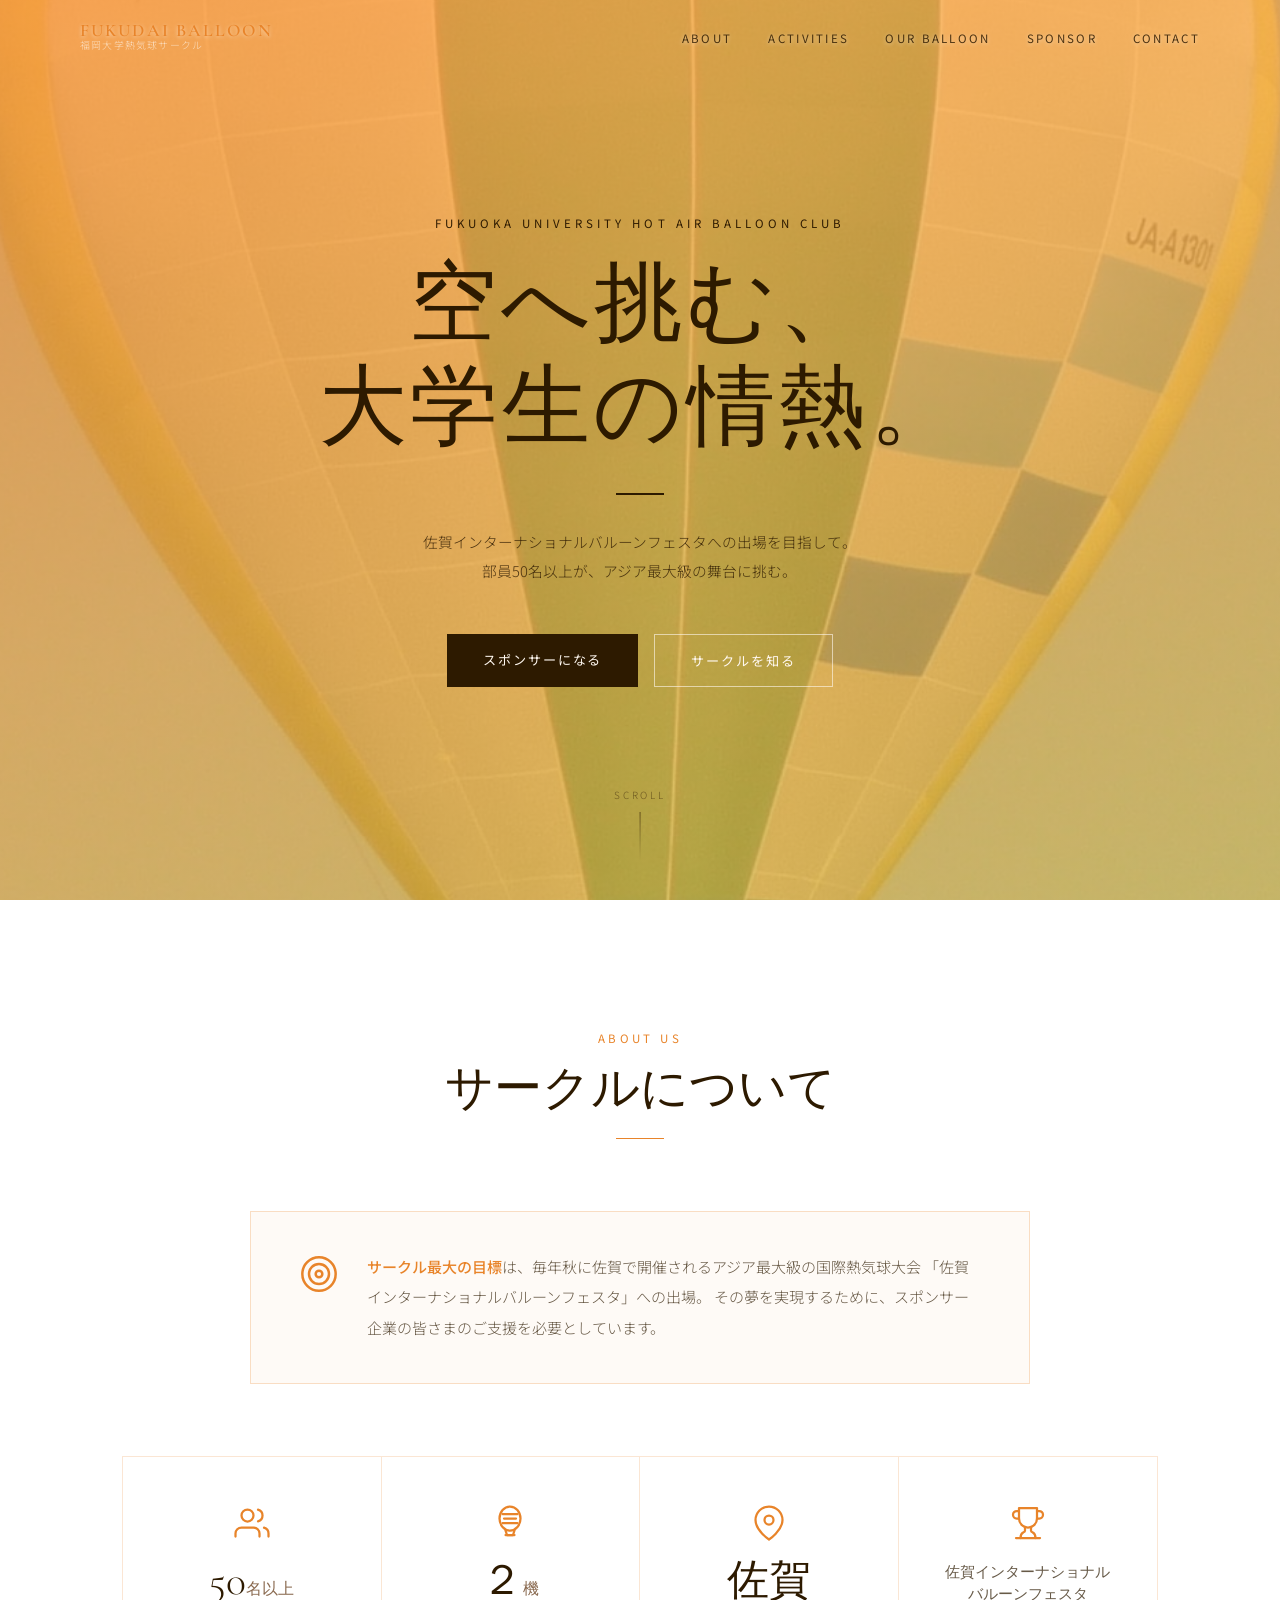
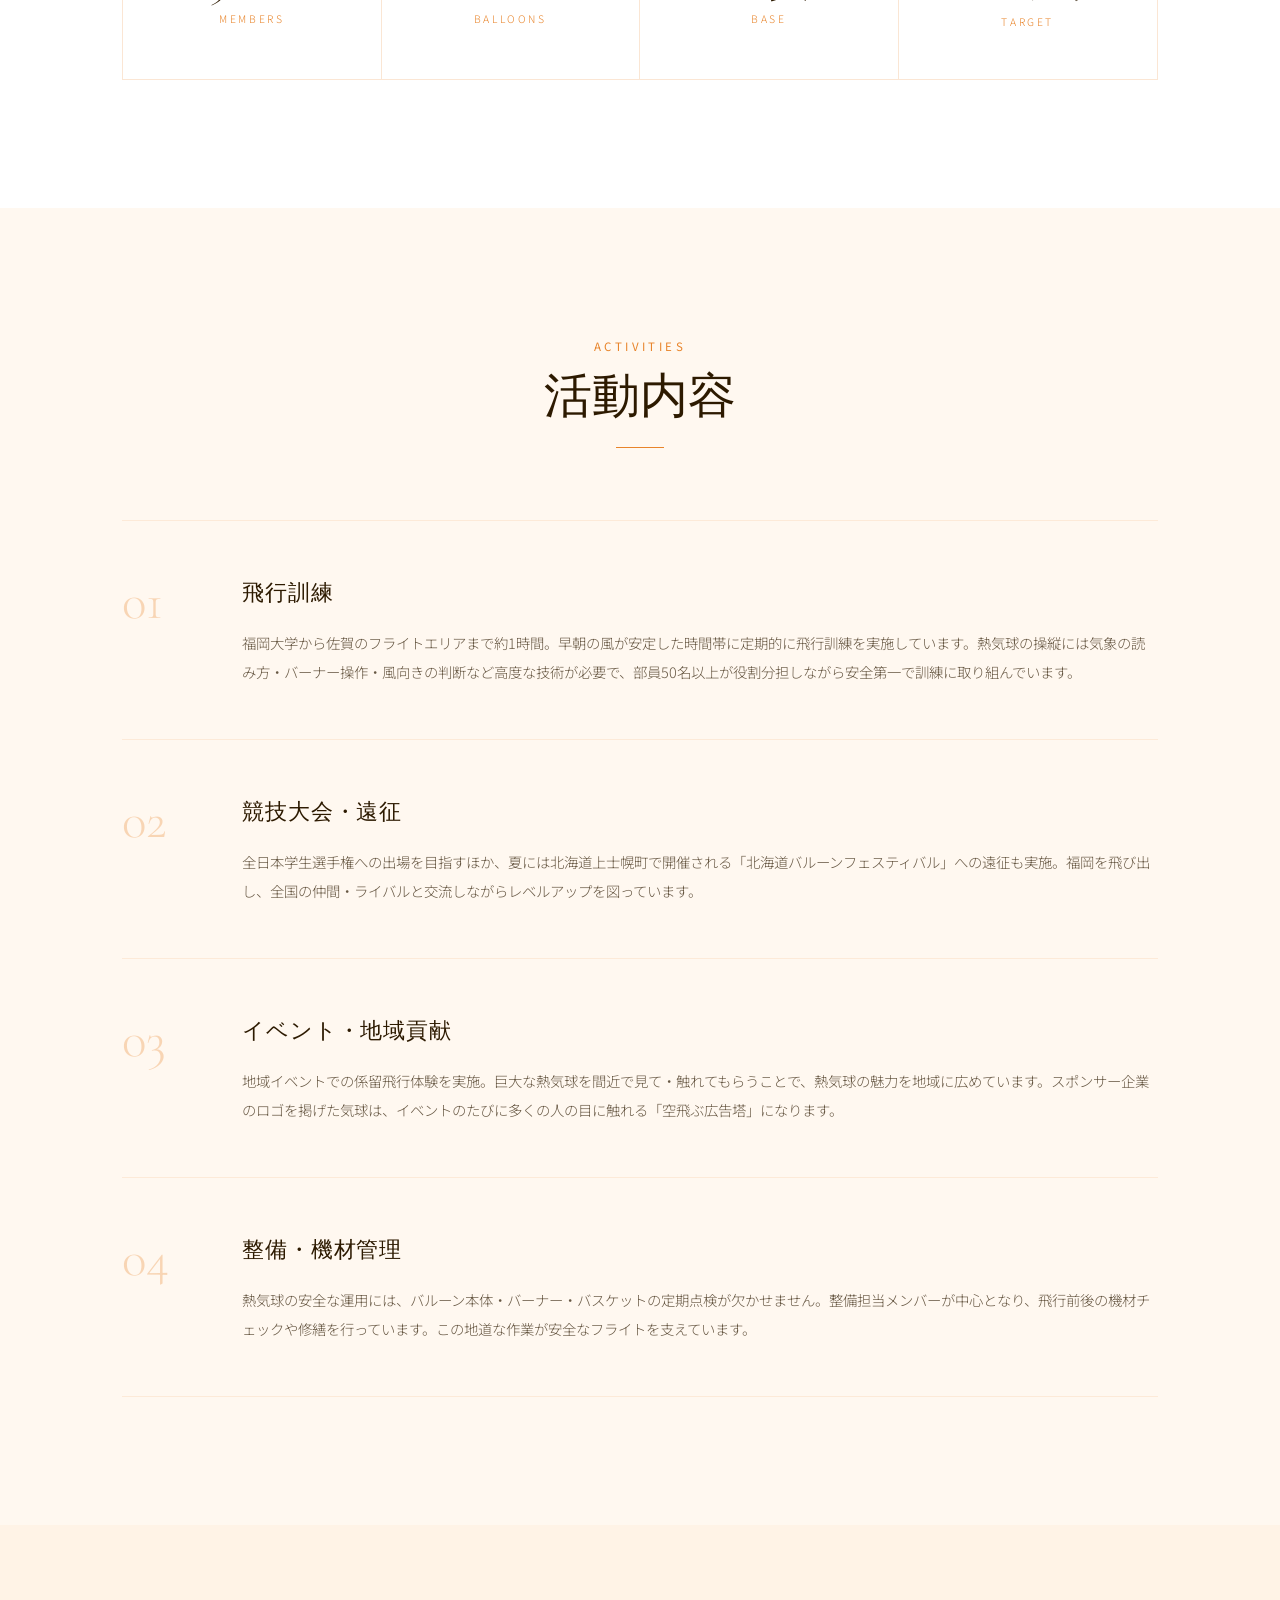
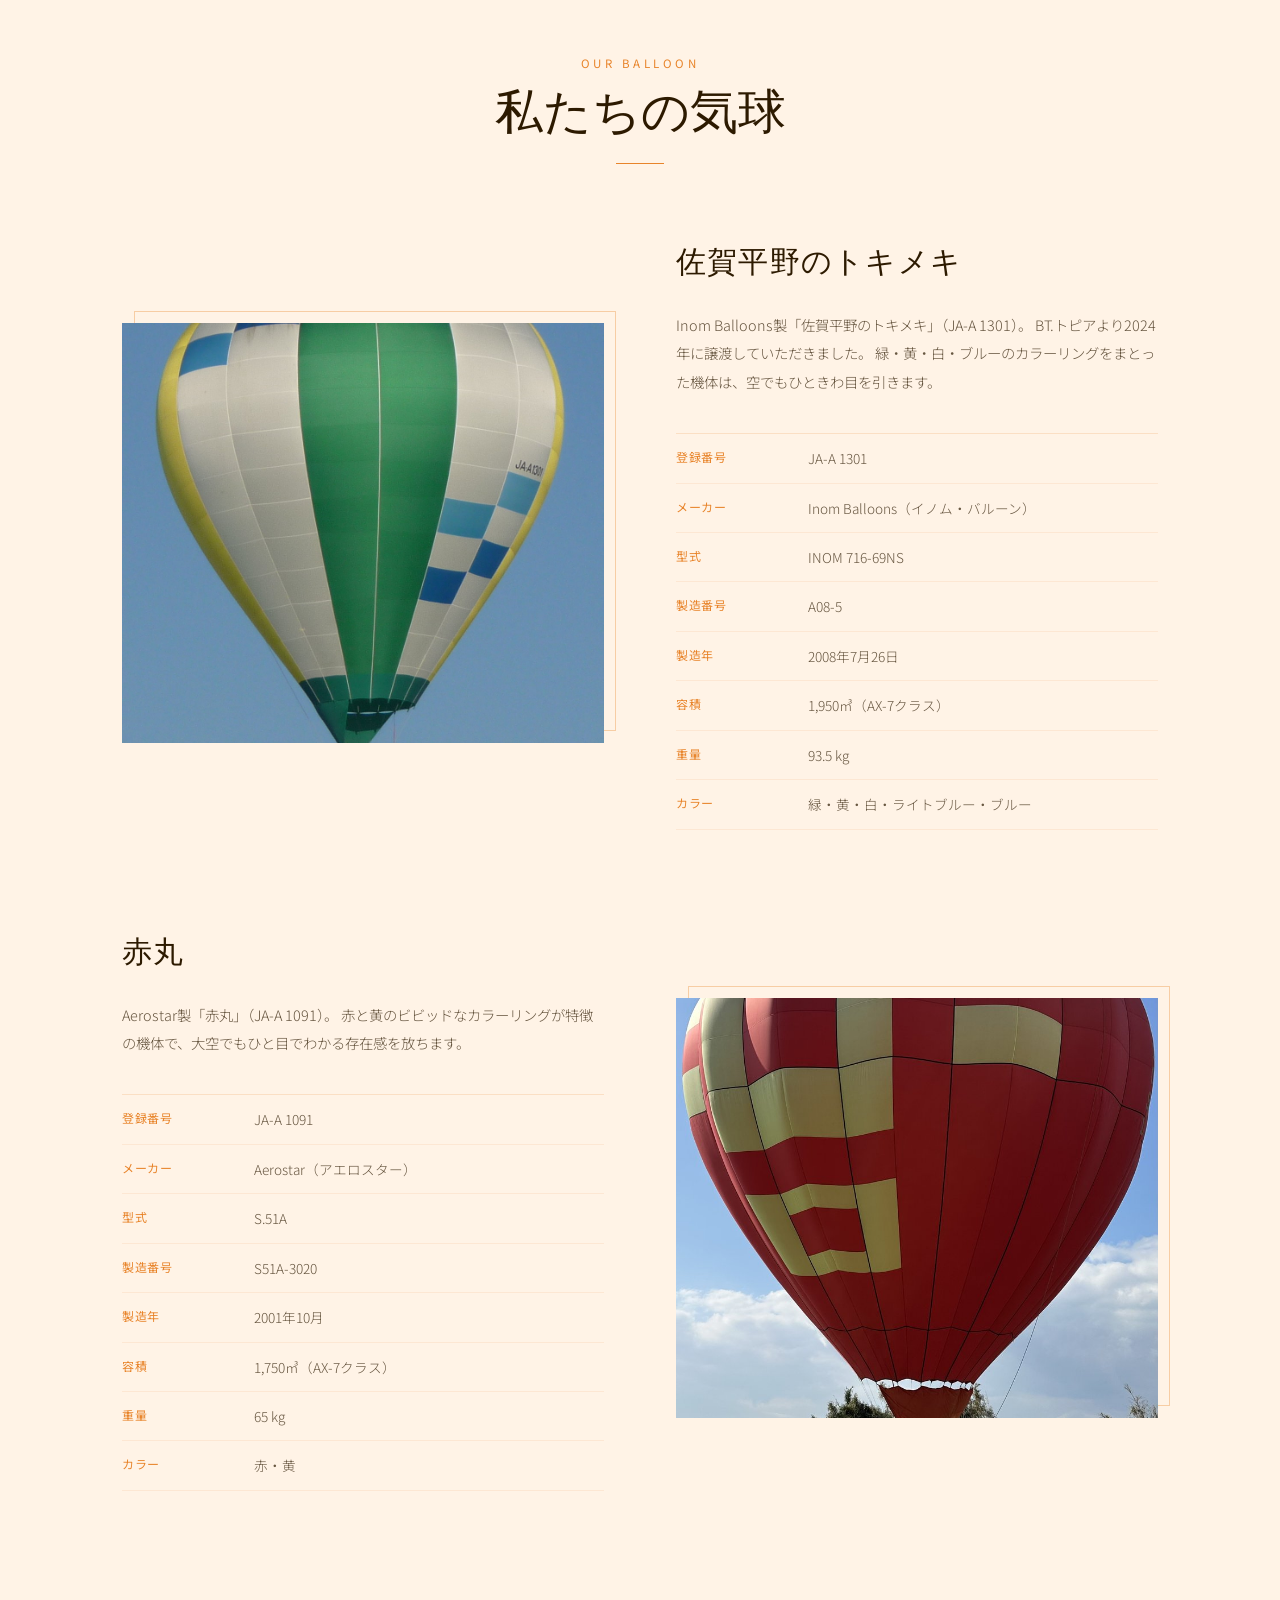
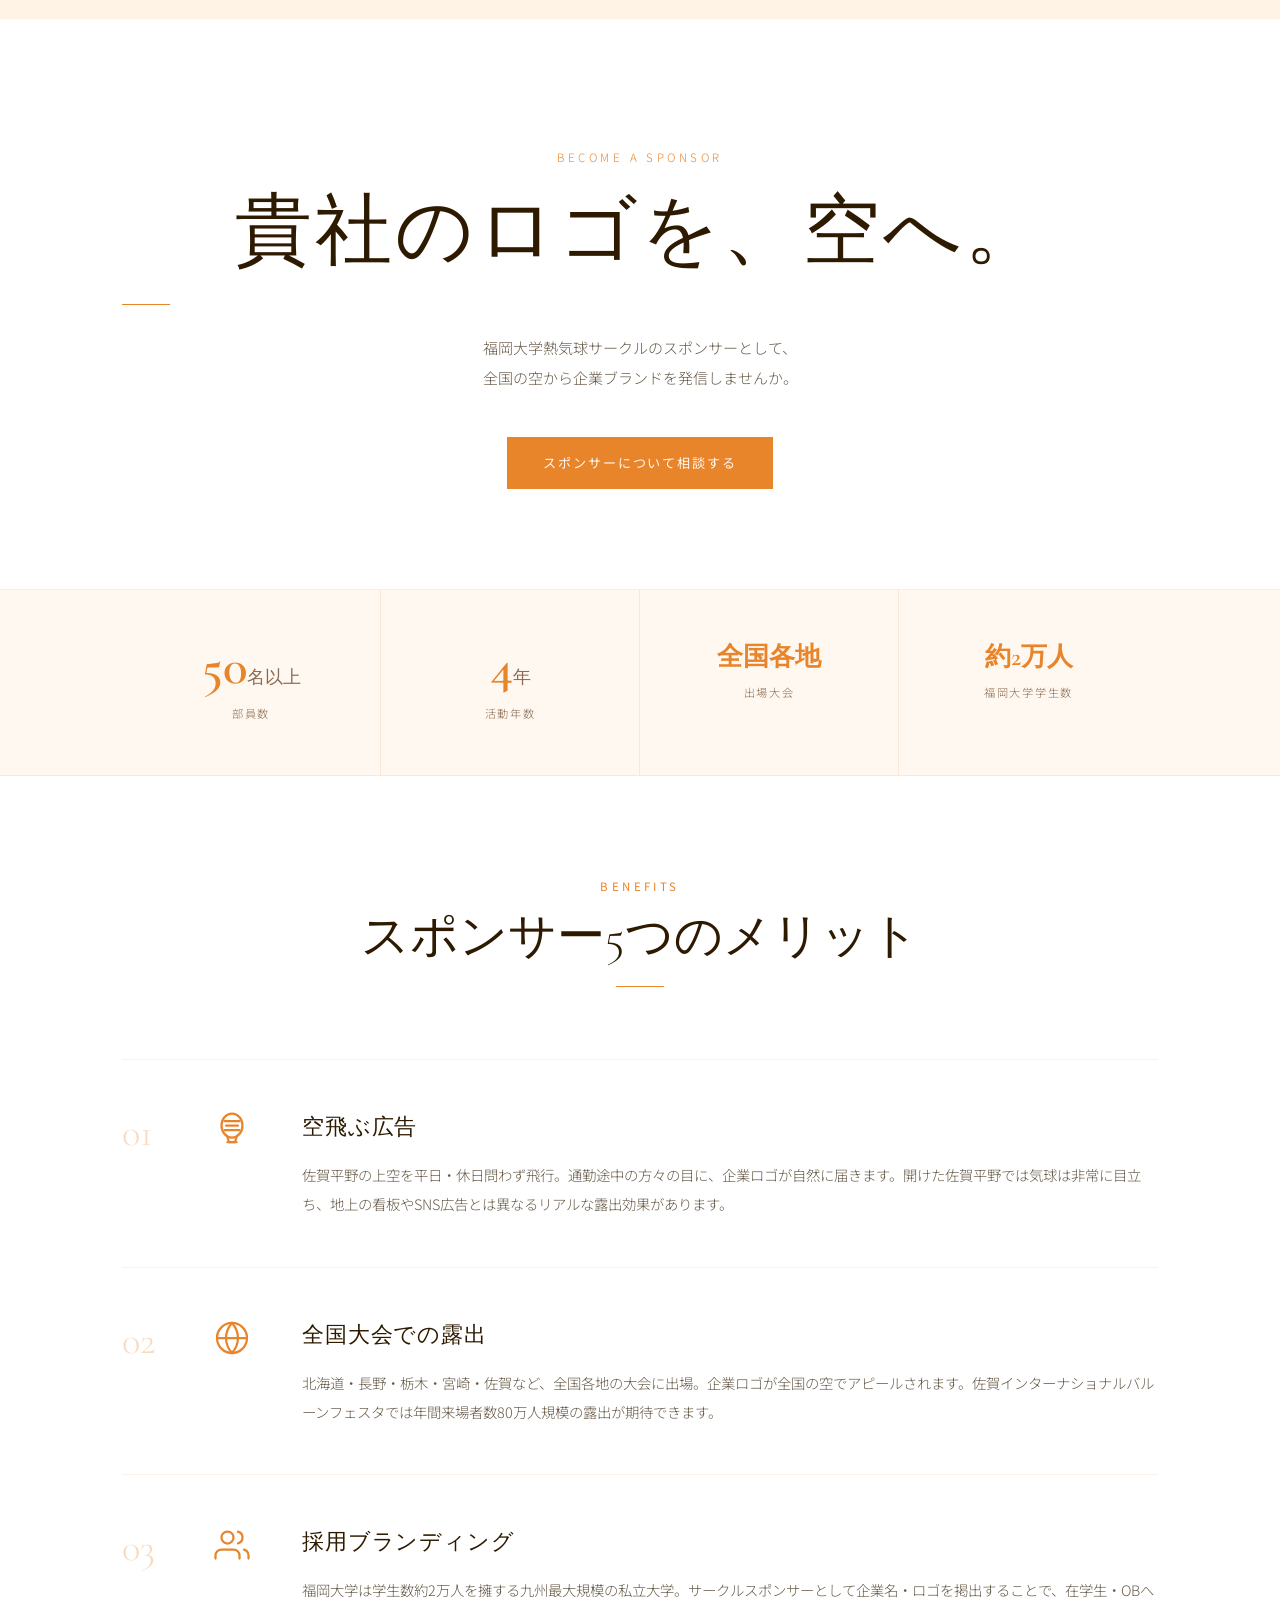
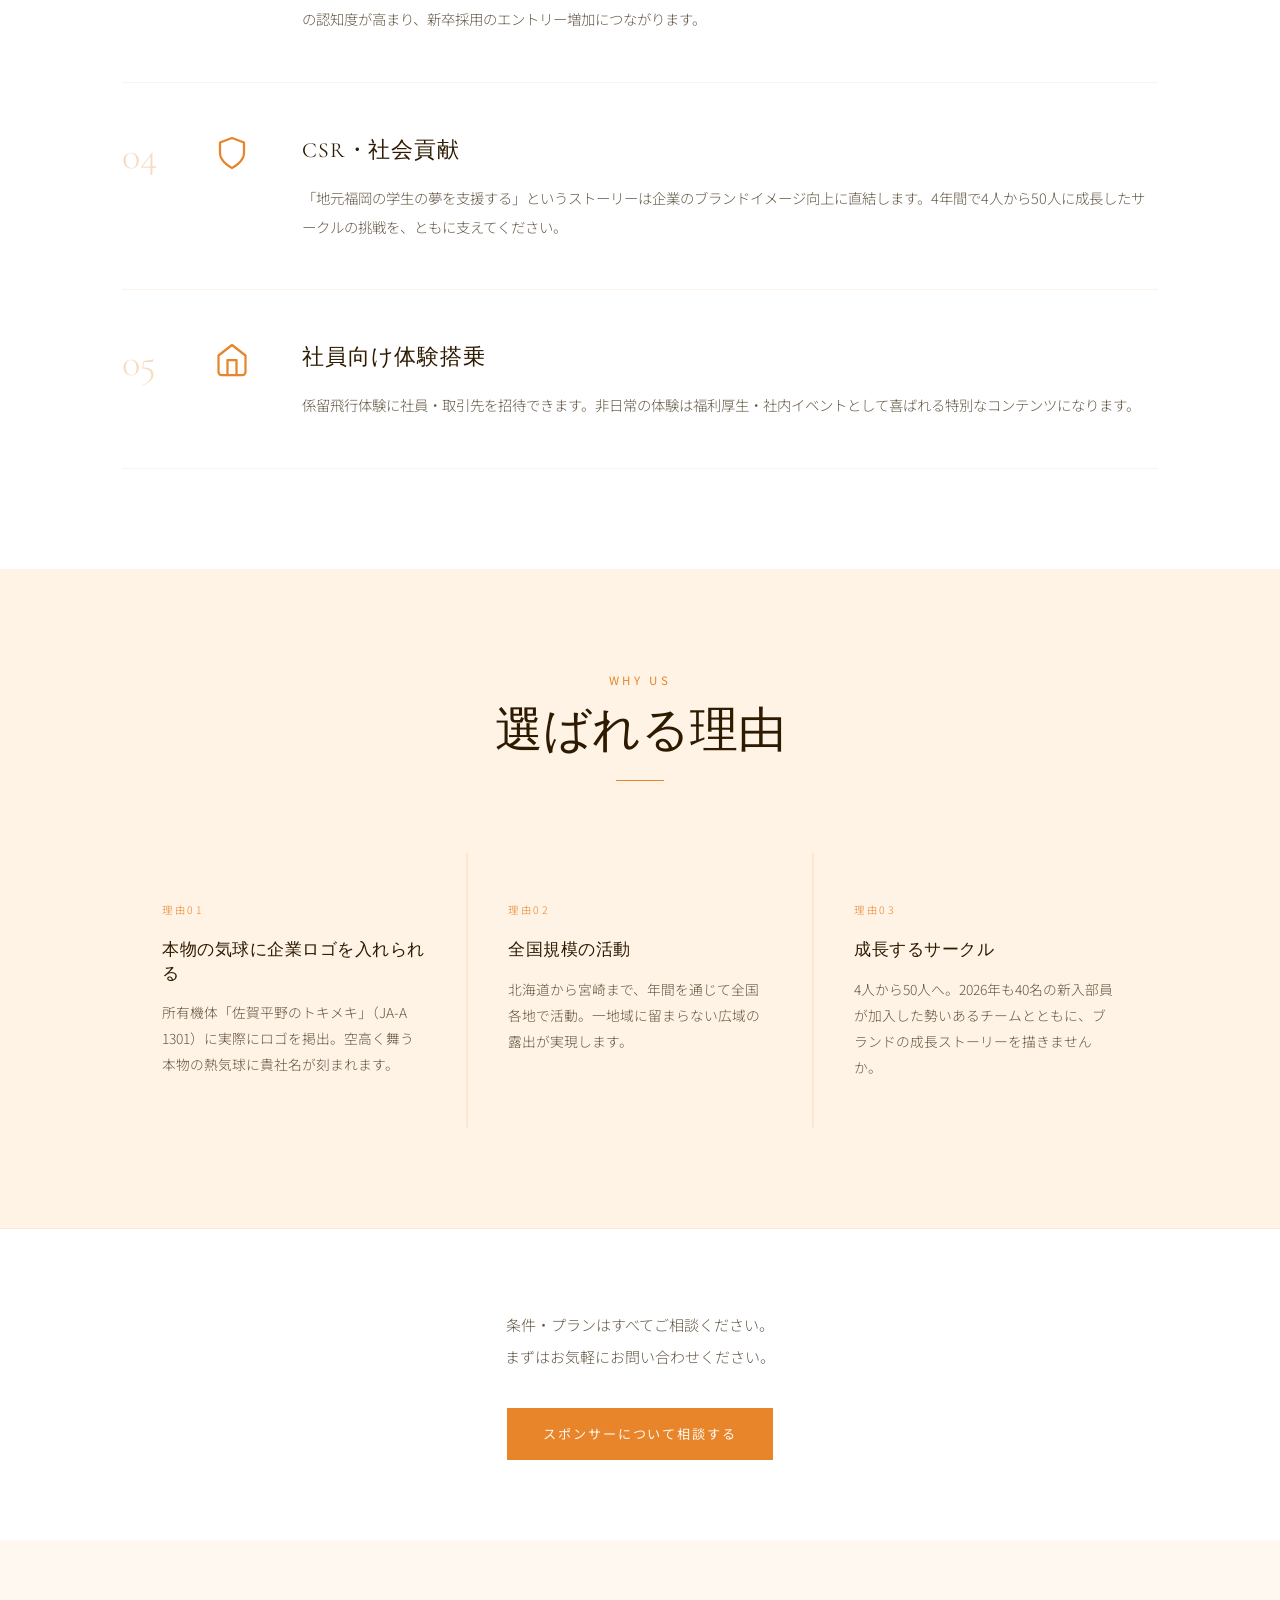
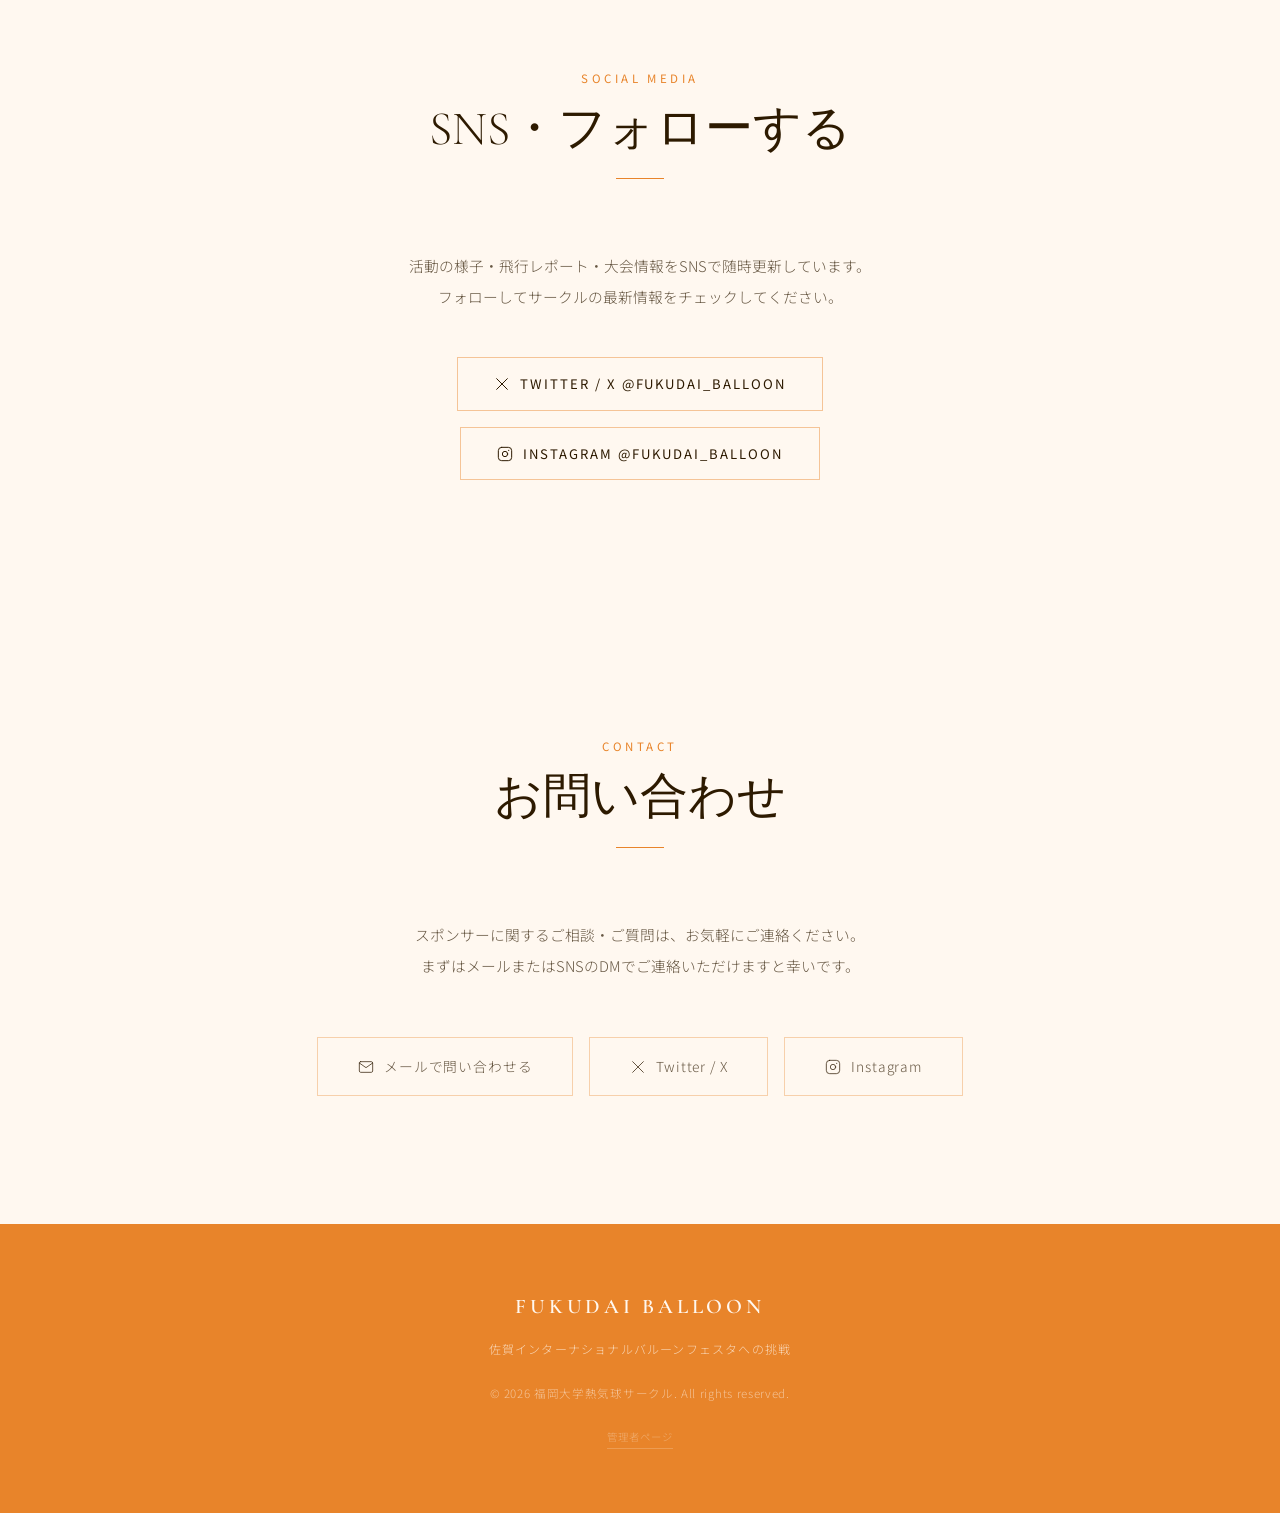
<file: index.html>
<!DOCTYPE html>
<html lang="ja">
<head>
  <meta name="google-site-verification" content="J3jXHpEFmOdo1yNpjZlt3l3jS65oqnvjf0gt2tFJSX0" />
  <meta charset="UTF-8" />
  <meta name="viewport" content="width=device-width, initial-scale=1.0" />
  <title>福岡大学熱気球サークル｜佐賀インターナショナルバルーンフェスタ出場を目指す学生チーム</title>
  <meta name="description" content="福岡大学の学生50名以上が所属する熱気球サークル。佐賀を拠点に活動し、佐賀インターナショナルバルーンフェスタへの出場を目標に日々訓練中。スポンサー企業募集中。" />
  <link rel="preconnect" href="https://fonts.googleapis.com">
  <link rel="preconnect" href="https://fonts.gstatic.com" crossorigin>
  <link href="https://fonts.googleapis.com/css2?family=Cormorant+Garamond:ital,wght@0,300;0,400;0,600;1,300&family=Noto+Sans+JP:wght@300;400;500&display=swap" rel="stylesheet">
  <link rel="stylesheet" href="style.css" />
</head>
<body>

  <!-- Navigation -->
  <nav class="navbar" id="navbar">
    <div class="nav-inner">
      <a href="#" class="nav-logo">
        <span class="logo-en">FUKUDAI BALLOON</span>
        <span class="logo-ja">福岡大学熱気球サークル</span>
      </a>
      <button class="hamburger" id="hamburger" aria-label="メニューを開く">
        <span></span><span></span><span></span>
      </button>
      <ul class="nav-links" id="nav-links">
        <li><a href="#about">About</a></li>
        <li><a href="#activities">Activities</a></li>
        <li><a href="#balloon">Our Balloon</a></li>
        <li><a href="#sponsor">Sponsor</a></li>
        <li><a href="#contact">Contact</a></li>
      </ul>
    </div>
  </nav>

  <!-- Notice Bar (shown only when set via admin) -->
  <div class="notice-bar" id="notice-bar" style="display:none">
    <span class="notice-icon">
      <svg viewBox="0 0 24 24" fill="none" stroke="currentColor" stroke-width="1.5" stroke-linecap="round" stroke-linejoin="round" width="14" height="14">
        <circle cx="12" cy="12" r="10"/><line x1="12" y1="8" x2="12" y2="12"/><line x1="12" y1="16" x2="12.01" y2="16"/>
      </svg>
    </span>
    <span id="notice-text"></span>
  </div>

  <!-- Hero Section -->
  <section class="hero" id="hero">
    <div class="hero-bg"></div>
    <div class="hero-overlay"></div>
    <div class="hero-content">
      <p class="hero-sub">Fukuoka University Hot Air Balloon Club</p>
      <h1 class="hero-title">空へ挑む、<br />大学生の情熱。</h1>
      <div class="hero-divider"></div>
      <p class="hero-desc">
        佐賀インターナショナルバルーンフェスタへの出場を目指して。<br />
        部員50名以上が、アジア最大級の舞台に挑む。
      </p>
      <div class="hero-buttons">
        <a href="#sponsor" class="btn btn-gold">スポンサーになる</a>
        <a href="#about" class="btn btn-ghost">サークルを知る</a>
      </div>
    </div>
    <div class="hero-scroll">
      <span>Scroll</span>
      <div class="scroll-line"></div>
    </div>
  </section>

  <!-- About Section -->
  <section class="about" id="about">
    <div class="container">
      <div class="section-header fade-in">
        <p class="section-label">About Us</p>
        <h2 class="section-title">サークルについて</h2>
        <div class="gold-line"></div>
      </div>

      <div class="about-goal fade-in">
        <div class="about-goal-icon">
          <svg viewBox="0 0 24 24" fill="none" stroke="#e8842a" stroke-width="1.5" stroke-linecap="round" stroke-linejoin="round">
            <circle cx="12" cy="12" r="10"/><circle cx="12" cy="12" r="6"/><circle cx="12" cy="12" r="2"/>
          </svg>
        </div>
        <div class="about-goal-text">
          <strong>サークル最大の目標</strong>は、毎年秋に佐賀で開催されるアジア最大級の国際熱気球大会
          「佐賀インターナショナルバルーンフェスタ」への出場。
          その夢を実現するために、スポンサー企業の皆さまのご支援を必要としています。
        </div>
      </div>

      <div class="stats-grid">
        <div class="stat-card fade-in">
          <div class="stat-icon">
            <svg viewBox="0 0 24 24" fill="none" stroke="#e8842a" stroke-width="1.5" stroke-linecap="round" stroke-linejoin="round">
              <path d="M17 21v-2a4 4 0 0 0-4-4H5a4 4 0 0 0-4 4v2"/>
              <circle cx="9" cy="7" r="4"/>
              <path d="M23 21v-2a4 4 0 0 0-3-3.87"/>
              <path d="M16 3.13a4 4 0 0 1 0 7.75"/>
            </svg>
          </div>
          <div class="stat-value">50<span>名以上</span></div>
          <div class="stat-label">Members</div>
        </div>
        <div class="stat-card fade-in">
          <div class="stat-icon">
            <svg viewBox="0 0 24 24" fill="none" stroke="#e8842a" stroke-width="1.5" stroke-linecap="round" stroke-linejoin="round">
              <ellipse cx="12" cy="9" rx="7" ry="8"/>
              <path d="M9 17l1 3h4l1-3"/><path d="M9 20h6"/>
              <line x1="8" y1="9" x2="16" y2="9"/>
              <line x1="7" y1="6" x2="17" y2="6"/>
              <line x1="7" y1="12" x2="17" y2="12"/>
            </svg>
          </div>
          <div class="stat-value">２<span>機</span></div>
          <div class="stat-label">Balloons</div>
        </div>
        <div class="stat-card fade-in">
          <div class="stat-icon">
            <svg viewBox="0 0 24 24" fill="none" stroke="#e8842a" stroke-width="1.5" stroke-linecap="round" stroke-linejoin="round">
              <path d="M21 10c0 7-9 13-9 13S3 17 3 10a9 9 0 0 1 18 0z"/>
              <circle cx="12" cy="10" r="3"/>
            </svg>
          </div>
          <div class="stat-value">佐賀</div>
          <div class="stat-label">Base</div>
        </div>
        <div class="stat-card fade-in">
          <div class="stat-icon">
            <svg viewBox="0 0 24 24" fill="none" stroke="#e8842a" stroke-width="1.5" stroke-linecap="round" stroke-linejoin="round">
              <path d="M6 9H4.5a2.5 2.5 0 0 1 0-5H6"/>
              <path d="M18 9h1.5a2.5 2.5 0 0 0 0-5H18"/>
              <path d="M4 22h16"/>
              <path d="M10 14.66V17c0 .55-.47.98-.97 1.21C7.85 18.75 7 20.24 7 22"/>
              <path d="M14 14.66V17c0 .55.47.98.97 1.21C16.15 18.75 17 20.24 17 22"/>
              <path d="M18 2H6v7a6 6 0 0 0 12 0V2z"/>
            </svg>
          </div>
          <div class="stat-value stat-value--small">佐賀インターナショナル<br />バルーンフェスタ</div>
          <div class="stat-label">Target</div>
        </div>
      </div>
    </div>
  </section>

  <!-- Activities Section -->
  <section class="activities" id="activities">
    <div class="container">
      <div class="section-header fade-in">
        <p class="section-label">Activities</p>
        <h2 class="section-title">活動内容</h2>
        <div class="gold-line"></div>
      </div>
      <div class="activity-list">
        <div class="activity-item fade-in">
          <div class="activity-num">01</div>
          <div class="activity-body">
            <h3>飛行訓練</h3>
            <p>福岡大学から佐賀のフライトエリアまで約1時間。早朝の風が安定した時間帯に定期的に飛行訓練を実施しています。熱気球の操縦には気象の読み方・バーナー操作・風向きの判断など高度な技術が必要で、部員50名以上が役割分担しながら安全第一で訓練に取り組んでいます。</p>
          </div>
        </div>
        <div class="activity-item fade-in">
          <div class="activity-num">02</div>
          <div class="activity-body">
            <h3>競技大会・遠征</h3>
            <p>全日本学生選手権への出場を目指すほか、夏には北海道上士幌町で開催される「北海道バルーンフェスティバル」への遠征も実施。福岡を飛び出し、全国の仲間・ライバルと交流しながらレベルアップを図っています。</p>
          </div>
        </div>
        <div class="activity-item fade-in">
          <div class="activity-num">03</div>
          <div class="activity-body">
            <h3>イベント・地域貢献</h3>
            <p>地域イベントでの係留飛行体験を実施。巨大な熱気球を間近で見て・触れてもらうことで、熱気球の魅力を地域に広めています。スポンサー企業のロゴを掲げた気球は、イベントのたびに多くの人の目に触れる「空飛ぶ広告塔」になります。</p>
          </div>
        </div>
        <div class="activity-item fade-in">
          <div class="activity-num">04</div>
          <div class="activity-body">
            <h3>整備・機材管理</h3>
            <p>熱気球の安全な運用には、バルーン本体・バーナー・バスケットの定期点検が欠かせません。整備担当メンバーが中心となり、飛行前後の機材チェックや修繕を行っています。この地道な作業が安全なフライトを支えています。</p>
          </div>
        </div>
      </div>
    </div>
  </section>

  <!-- Our Balloon Section -->
  <section class="our-balloon" id="balloon">
    <div class="container">
      <div class="section-header fade-in">
        <p class="section-label">Our Balloon</p>
        <h2 class="section-title">私たちの気球</h2>
        <div class="gold-line"></div>
      </div>
      <div class="balloon-showcase fade-in">
        <div class="balloon-photo">
          <img src="images/balloon.jpg" alt="佐賀平野のトキメキ（JA-A 1301）" />
        </div>
        <div class="balloon-info">
          <h3 class="balloon-name">佐賀平野のトキメキ</h3>
          <p class="balloon-desc">
            Inom Balloons製「佐賀平野のトキメキ」（JA-A 1301）。
            BT.トピアより2024年に譲渡していただきました。
            緑・黄・白・ブルーのカラーリングをまとった機体は、空でもひときわ目を引きます。
          </p>
          <dl class="balloon-specs">
            <div class="spec-row"><dt>登録番号</dt><dd>JA-A 1301</dd></div>
            <div class="spec-row"><dt>メーカー</dt><dd>Inom Balloons（イノム・バルーン）</dd></div>
            <div class="spec-row"><dt>型式</dt><dd>INOM 716-69NS</dd></div>
            <div class="spec-row"><dt>製造番号</dt><dd>A08-5</dd></div>
            <div class="spec-row"><dt>製造年</dt><dd>2008年7月26日</dd></div>
            <div class="spec-row"><dt>容積</dt><dd>1,950㎥（AX-7クラス）</dd></div>
            <div class="spec-row"><dt>重量</dt><dd>93.5 kg</dd></div>
            <div class="spec-row"><dt>カラー</dt><dd>緑・黄・白・ライトブルー・ブルー</dd></div>
          </dl>
        </div>
      </div>

      <div class="balloon-showcase balloon-showcase--reverse fade-in">
        <div class="balloon-photo">
          <img src="images/akamaru.jpg" alt="赤丸（JA-A 1091）" />
        </div>
        <div class="balloon-info">
          <h3 class="balloon-name">赤丸</h3>
          <p class="balloon-desc">
            Aerostar製「赤丸」（JA-A 1091）。
            赤と黄のビビッドなカラーリングが特徴の機体で、大空でもひと目でわかる存在感を放ちます。
          </p>
          <dl class="balloon-specs">
            <div class="spec-row"><dt>登録番号</dt><dd>JA-A 1091</dd></div>
            <div class="spec-row"><dt>メーカー</dt><dd>Aerostar（アエロスター）</dd></div>
            <div class="spec-row"><dt>型式</dt><dd>S.51A</dd></div>
            <div class="spec-row"><dt>製造番号</dt><dd>S51A-3020</dd></div>
            <div class="spec-row"><dt>製造年</dt><dd>2001年10月</dd></div>
            <div class="spec-row"><dt>容積</dt><dd>1,750㎥（AX-7クラス）</dd></div>
            <div class="spec-row"><dt>重量</dt><dd>65 kg</dd></div>
            <div class="spec-row"><dt>カラー</dt><dd>赤・黄</dd></div>
          </dl>
        </div>
      </div>
    </div>
  </section>

  <!-- Gallery Section (shown only when images set via admin) -->
  <section class="gallery" id="gallery" style="display:none">
    <div class="container">
      <div class="section-header fade-in">
        <p class="section-label">Gallery</p>
        <h2 class="section-title">ギャラリー</h2>
        <div class="gold-line"></div>
      </div>
      <div class="gallery-grid" id="gallery-grid"></div>
    </div>
  </section>

  <!-- Sponsor Section -->
  <section class="sponsor" id="sponsor">

    <!-- Hero catchcopy -->
    <div class="sp-hero">
      <div class="container">
        <div class="sp-hero-inner fade-in">
          <p class="sp-hero-label">Become a Sponsor</p>
          <h2 class="sp-hero-title">貴社のロゴを、空へ。</h2>
          <div class="gold-line" style="margin:28px 0;"></div>
          <p class="sp-hero-sub">
            福岡大学熱気球サークルのスポンサーとして、<br />
            全国の空から企業ブランドを発信しませんか。
          </p>
          <a href="#contact" class="btn btn-gold sp-hero-btn">スポンサーについて相談する</a>
        </div>
      </div>
    </div>

    <!-- Stats -->
    <div class="sp-stats">
      <div class="container">
        <div class="sp-stats-grid fade-in">
          <div class="sp-stat">
            <div class="sp-stat-num">50<span>名以上</span></div>
            <div class="sp-stat-label">部員数</div>
          </div>
          <div class="sp-stat">
            <div class="sp-stat-num">4<span>年</span></div>
            <div class="sp-stat-label">活動年数</div>
          </div>
          <div class="sp-stat">
            <div class="sp-stat-num sp-stat-num--sm">全国各地</div>
            <div class="sp-stat-label">出場大会</div>
          </div>
          <div class="sp-stat">
            <div class="sp-stat-num sp-stat-num--sm">約2万人</div>
            <div class="sp-stat-label">福岡大学学生数</div>
          </div>
        </div>
      </div>
    </div>

    <!-- 5 Benefits -->
    <div class="sp-benefits">
      <div class="container">
        <div class="section-header fade-in">
          <p class="section-label">Benefits</p>
          <h2 class="section-title">スポンサー5つのメリット</h2>
          <div class="gold-line"></div>
        </div>
        <div class="sp-benefit-list">

          <div class="sp-benefit-item fade-in">
            <div class="sp-benefit-num">01</div>
            <div class="sp-benefit-icon">
              <svg viewBox="0 0 24 24" fill="none" stroke="#e8842a" stroke-width="1.5" stroke-linecap="round" stroke-linejoin="round">
                <ellipse cx="12" cy="9" rx="7" ry="8"/>
                <path d="M9 17l1 3h4l1-3"/><path d="M9 20h6"/>
                <line x1="8" y1="9" x2="16" y2="9"/>
                <line x1="7" y1="6" x2="17" y2="6"/>
                <line x1="7" y1="12" x2="17" y2="12"/>
              </svg>
            </div>
            <div class="sp-benefit-body">
              <h3>空飛ぶ広告</h3>
              <p>佐賀平野の上空を平日・休日問わず飛行。通勤途中の方々の目に、企業ロゴが自然に届きます。開けた佐賀平野では気球は非常に目立ち、地上の看板やSNS広告とは異なるリアルな露出効果があります。</p>
            </div>
          </div>

          <div class="sp-benefit-item fade-in">
            <div class="sp-benefit-num">02</div>
            <div class="sp-benefit-icon">
              <svg viewBox="0 0 24 24" fill="none" stroke="#e8842a" stroke-width="1.5" stroke-linecap="round" stroke-linejoin="round">
                <circle cx="12" cy="12" r="10"/><line x1="2" y1="12" x2="22" y2="12"/>
                <path d="M12 2a15.3 15.3 0 0 1 4 10 15.3 15.3 0 0 1-4 10 15.3 15.3 0 0 1-4-10 15.3 15.3 0 0 1 4-10z"/>
              </svg>
            </div>
            <div class="sp-benefit-body">
              <h3>全国大会での露出</h3>
              <p>北海道・長野・栃木・宮崎・佐賀など、全国各地の大会に出場。企業ロゴが全国の空でアピールされます。佐賀インターナショナルバルーンフェスタでは年間来場者数80万人規模の露出が期待できます。</p>
            </div>
          </div>

          <div class="sp-benefit-item fade-in">
            <div class="sp-benefit-num">03</div>
            <div class="sp-benefit-icon">
              <svg viewBox="0 0 24 24" fill="none" stroke="#e8842a" stroke-width="1.5" stroke-linecap="round" stroke-linejoin="round">
                <path d="M17 21v-2a4 4 0 0 0-4-4H5a4 4 0 0 0-4 4v2"/>
                <circle cx="9" cy="7" r="4"/>
                <path d="M23 21v-2a4 4 0 0 0-3-3.87"/>
                <path d="M16 3.13a4 4 0 0 1 0 7.75"/>
              </svg>
            </div>
            <div class="sp-benefit-body">
              <h3>採用ブランディング</h3>
              <p>福岡大学は学生数約2万人を擁する九州最大規模の私立大学。サークルスポンサーとして企業名・ロゴを掲出することで、在学生・OBへの認知度が高まり、新卒採用のエントリー増加につながります。</p>
            </div>
          </div>

          <div class="sp-benefit-item fade-in">
            <div class="sp-benefit-num">04</div>
            <div class="sp-benefit-icon">
              <svg viewBox="0 0 24 24" fill="none" stroke="#e8842a" stroke-width="1.5" stroke-linecap="round" stroke-linejoin="round">
                <path d="M12 22s8-4 8-10V5l-8-3-8 3v7c0 6 8 10 8 10z"/>
              </svg>
            </div>
            <div class="sp-benefit-body">
              <h3>CSR・社会貢献</h3>
              <p>「地元福岡の学生の夢を支援する」というストーリーは企業のブランドイメージ向上に直結します。4年間で4人から50人に成長したサークルの挑戦を、ともに支えてください。</p>
            </div>
          </div>

          <div class="sp-benefit-item fade-in">
            <div class="sp-benefit-num">05</div>
            <div class="sp-benefit-icon">
              <svg viewBox="0 0 24 24" fill="none" stroke="#e8842a" stroke-width="1.5" stroke-linecap="round" stroke-linejoin="round">
                <path d="M3 9l9-7 9 7v11a2 2 0 0 1-2 2H5a2 2 0 0 1-2-2z"/>
                <polyline points="9 22 9 12 15 12 15 22"/>
              </svg>
            </div>
            <div class="sp-benefit-body">
              <h3>社員向け体験搭乗</h3>
              <p>係留飛行体験に社員・取引先を招待できます。非日常の体験は福利厚生・社内イベントとして喜ばれる特別なコンテンツになります。</p>
            </div>
          </div>

        </div>
      </div>
    </div>

    <!-- Why Us -->
    <div class="sp-why">
      <div class="container">
        <div class="section-header fade-in">
          <p class="section-label">Why Us</p>
          <h2 class="section-title">選ばれる理由</h2>
          <div class="gold-line"></div>
        </div>
        <div class="sp-why-grid">

          <div class="sp-why-item fade-in">
            <div class="sp-why-num">理由01</div>
            <div class="sp-why-body">
              <h4>本物の気球に企業ロゴを入れられる</h4>
              <p>所有機体「佐賀平野のトキメキ」（JA-A 1301）に実際にロゴを掲出。空高く舞う本物の熱気球に貴社名が刻まれます。</p>
            </div>
          </div>

          <div class="sp-why-item fade-in">
            <div class="sp-why-num">理由02</div>
            <div class="sp-why-body">
              <h4>全国規模の活動</h4>
              <p>北海道から宮崎まで、年間を通じて全国各地で活動。一地域に留まらない広域の露出が実現します。</p>
            </div>
          </div>

          <div class="sp-why-item fade-in">
            <div class="sp-why-num">理由03</div>
            <div class="sp-why-body">
              <h4>成長するサークル</h4>
              <p>4人から50人へ。2026年も40名の新入部員が加入した勢いあるチームとともに、ブランドの成長ストーリーを描きませんか。</p>
            </div>
          </div>

        </div>
      </div>
    </div>

    <!-- Bottom CTA -->
    <div class="sp-cta fade-in">
      <div class="container">
        <p class="sp-cta-text">条件・プランはすべてご相談ください。<br />まずはお気軽にお問い合わせください。</p>
        <a href="#contact" class="btn btn-gold">スポンサーについて相談する</a>
      </div>
    </div>

  </section>

  <!-- SNS Section -->
  <section class="sns" id="sns">
    <div class="container">
      <div class="section-header fade-in">
        <p class="section-label">Social Media</p>
        <h2 class="section-title">SNS・フォローする</h2>
        <div class="gold-line"></div>
      </div>
      <div class="sns-follow fade-in">
        <p class="sns-follow-text">
          活動の様子・飛行レポート・大会情報をSNSで随時更新しています。<br />
          フォローしてサークルの最新情報をチェックしてください。
        </p>
        <div class="sns-follow-buttons">
          <a href="https://twitter.com/fukudai_balloon" class="btn btn-ghost sns-follow-btn" target="_blank" rel="noopener">
            <svg viewBox="0 0 24 24" fill="none" stroke="currentColor" stroke-width="1.5" stroke-linecap="round" stroke-linejoin="round" width="16" height="16">
              <path d="M4 4l16 16M4 20L20 4"/>
            </svg>
            Twitter / X @fukudai_balloon
          </a>
          <a href="https://instagram.com/fukudai_balloon" class="btn btn-ghost sns-follow-btn" target="_blank" rel="noopener">
            <svg viewBox="0 0 24 24" fill="none" stroke="currentColor" stroke-width="1.5" stroke-linecap="round" stroke-linejoin="round" width="16" height="16">
              <rect x="2" y="2" width="20" height="20" rx="5"/>
              <circle cx="12" cy="12" r="4"/>
              <circle cx="17.5" cy="6.5" r="1" fill="currentColor" stroke="none"/>
            </svg>
            Instagram @fukudai_balloon
          </a>
        </div>
      </div>
    </div>
  </section>

  <!-- Contact Section -->
  <section class="contact" id="contact">
    <div class="container">
      <div class="section-header fade-in">
        <p class="section-label">Contact</p>
        <h2 class="section-title">お問い合わせ</h2>
        <div class="gold-line"></div>
      </div>
      <p class="contact-desc fade-in">
        スポンサーに関するご相談・ご質問は、お気軽にご連絡ください。<br />
        まずはメールまたはSNSのDMでご連絡いただけますと幸いです。
      </p>
      <div class="contact-links fade-in">
        <a href="mailto:fukuokaballoon1101@gmail.com" class="contact-btn">
          <svg viewBox="0 0 24 24" fill="none" stroke="currentColor" stroke-width="1.5" stroke-linecap="round" stroke-linejoin="round" width="16" height="16">
            <path d="M4 4h16c1.1 0 2 .9 2 2v12c0 1.1-.9 2-2 2H4c-1.1 0-2-.9-2-2V6c0-1.1.9-2 2-2z"/>
            <polyline points="22,6 12,13 2,6"/>
          </svg>
          メールで問い合わせる
        </a>
        <a href="https://twitter.com/fukudai_balloon" class="contact-btn" target="_blank" rel="noopener">
          <svg viewBox="0 0 24 24" fill="none" stroke="currentColor" stroke-width="1.5" stroke-linecap="round" stroke-linejoin="round" width="16" height="16">
            <path d="M4 4l16 16M4 20L20 4"/>
          </svg>
          Twitter / X
        </a>
        <a href="https://instagram.com/fukudai_balloon" class="contact-btn" target="_blank" rel="noopener">
          <svg viewBox="0 0 24 24" fill="none" stroke="currentColor" stroke-width="1.5" stroke-linecap="round" stroke-linejoin="round" width="16" height="16">
            <rect x="2" y="2" width="20" height="20" rx="5"/>
            <circle cx="12" cy="12" r="4"/>
            <circle cx="17.5" cy="6.5" r="1" fill="currentColor" stroke="none"/>
          </svg>
          Instagram
        </a>
      </div>
    </div>
  </section>

  <!-- Footer -->
  <footer class="footer">
    <div class="footer-logo">FUKUDAI BALLOON</div>
    <p class="footer-tagline">佐賀インターナショナルバルーンフェスタへの挑戦</p>
    <p class="footer-copy">© 2026 福岡大学熱気球サークル. All rights reserved.</p>
    <a href="admin.html" class="footer-admin-link">管理者ページ</a>
  </footer>

  <script src="script.js"></script>
  <script>
    function applyNotice(notices) {
      if (!notices || !notices.length) return;
      const n    = notices[0];
      const bar  = document.getElementById('notice-bar');
      const text = document.getElementById('notice-text');
      const label = n.date ? `【${n.date}】${n.title}　${n.content}` : `${n.title}　${n.content}`;
      text.innerHTML = label.replace(/\n/g, '<br>');
      bar.style.display = 'flex';
    }

    function applyGallery(items) {
      if (!items || !items.length) return;
      const section = document.getElementById('gallery');
      const grid    = document.getElementById('gallery-grid');
      section.style.display = 'block';
      grid.innerHTML = items.map(item => `
        <div class="gallery-cell">
          <img src="${item.url.replace(/"/g,'')}"
               alt="${(item.caption || '').replace(/"/g,'')}"
               loading="lazy" />
          ${item.caption ? `<p class="gallery-caption">${item.caption.replace(/</g,'&lt;')}</p>` : ''}
        </div>
      `).join('');
    }

    // Primary: data/content.json (updated by GitHub Actions from Google Sheets)
    fetch('data/content.json?v=' + Date.now())
      .then(r => r.ok ? r.json() : Promise.reject())
      .then(data => {
        applyNotice(data.notices);
        applyGallery(data.gallery);
      })
      .catch(() => {
        // Fallback: localStorage (admin.html)
        const notice = localStorage.getItem('fdb_notice');
        if (notice && notice.trim()) {
          applyNotice([{ date: '', title: notice, content: '' }]);
        }
        let items;
        try { items = JSON.parse(localStorage.getItem('fdb_gallery') || '[]'); }
        catch { items = []; }
        applyGallery(items);
      });
  </script>
</body>
</html>
</file>
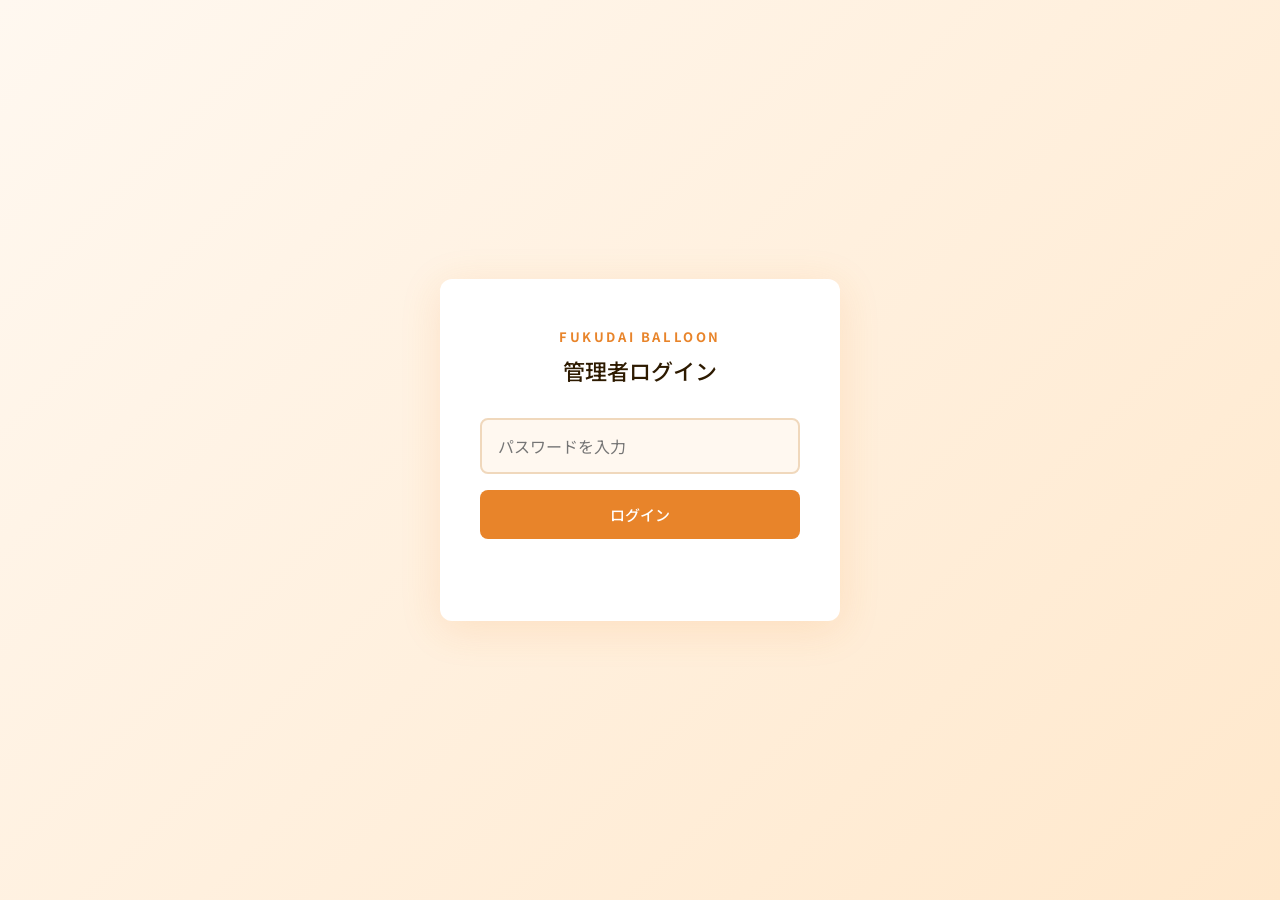
<file: admin.html>
<!DOCTYPE html>
<html lang="ja">
<head>
  <meta charset="UTF-8" />
  <meta name="viewport" content="width=device-width, initial-scale=1.0" />
  <title>管理者ページ | FUKUDAI BALLOON</title>
  <link rel="preconnect" href="https://fonts.googleapis.com">
  <link rel="preconnect" href="https://fonts.gstatic.com" crossorigin>
  <link href="https://fonts.googleapis.com/css2?family=Noto+Sans+JP:wght@300;400;500;700&display=swap" rel="stylesheet">
  <style>
    *, *::before, *::after { box-sizing: border-box; margin: 0; padding: 0; }

    :root {
      --primary:   #e8842a;
      --primary-d: #c86820;
      --bg:        #fff8f0;
      --card:      #ffffff;
      --text:      #2d1a00;
      --muted:     #8a6a50;
      --border:    #f0d8bc;
      --success:   #2e7d32;
      --error:     #c62828;
      --sans: 'Noto Sans JP', sans-serif;
      --radius: 12px;
      --shadow: 0 2px 16px rgba(232,132,42,0.10);
    }

    body {
      font-family: var(--sans);
      background: var(--bg);
      color: var(--text);
      min-height: 100vh;
    }

    /* ── ログイン画面 ───────────────────────────────────────── */
    #login-screen {
      min-height: 100vh;
      display: flex;
      align-items: center;
      justify-content: center;
      padding: 24px;
      background: linear-gradient(135deg, #fff8f0 0%, #ffe8cc 100%);
    }
    .login-card {
      background: var(--card);
      border-radius: var(--radius);
      padding: 48px 40px;
      width: 100%;
      max-width: 400px;
      box-shadow: 0 8px 40px rgba(232,132,42,0.15);
      text-align: center;
    }
    .login-logo {
      font-size: 13px;
      font-weight: 700;
      letter-spacing: 0.2em;
      color: var(--primary);
      margin-bottom: 8px;
    }
    .login-title {
      font-size: 22px;
      font-weight: 500;
      color: var(--text);
      margin-bottom: 32px;
    }
    .login-card input[type="password"] {
      width: 100%;
      padding: 14px 16px;
      border: 2px solid var(--border);
      border-radius: 8px;
      font-size: 16px;
      font-family: var(--sans);
      color: var(--text);
      background: var(--bg);
      outline: none;
      transition: border-color 0.2s;
      margin-bottom: 16px;
    }
    .login-card input:focus { border-color: var(--primary); }
    .login-card .btn-login {
      width: 100%;
      padding: 14px;
      background: var(--primary);
      color: #fff;
      border: none;
      border-radius: 8px;
      font-size: 15px;
      font-weight: 500;
      font-family: var(--sans);
      cursor: pointer;
      transition: background 0.2s;
    }
    .login-card .btn-login:hover { background: var(--primary-d); }
    #login-error {
      margin-top: 14px;
      color: var(--error);
      font-size: 13px;
      min-height: 20px;
    }

    /* ── 管理画面 ───────────────────────────────────────────── */
    #admin-screen { display: none; }

    .admin-nav {
      position: sticky;
      top: 0;
      z-index: 100;
      background: var(--card);
      border-bottom: 2px solid var(--primary);
      padding: 0 24px;
      height: 56px;
      display: flex;
      align-items: center;
      justify-content: space-between;
      box-shadow: 0 2px 8px rgba(232,132,42,0.08);
    }
    .admin-nav-logo {
      font-size: 14px;
      font-weight: 700;
      letter-spacing: 0.12em;
      color: var(--primary);
    }
    .admin-nav-logo span {
      font-size: 11px;
      font-weight: 400;
      color: var(--muted);
      margin-left: 8px;
    }
    .nav-actions { display: flex; gap: 12px; align-items: center; }
    .btn-site {
      font-size: 13px;
      color: var(--primary);
      text-decoration: none;
      font-family: var(--sans);
      font-weight: 500;
      padding: 6px 12px;
      border: 1.5px solid var(--primary);
      border-radius: 6px;
      transition: all 0.2s;
    }
    .btn-site:hover { background: var(--primary); color: #fff; }
    .btn-logout {
      font-size: 13px;
      color: var(--muted);
      background: none;
      border: 1.5px solid var(--border);
      border-radius: 6px;
      padding: 6px 12px;
      cursor: pointer;
      font-family: var(--sans);
      transition: all 0.2s;
    }
    .btn-logout:hover { border-color: var(--muted); color: var(--text); }

    .admin-main {
      max-width: 760px;
      margin: 0 auto;
      padding: 32px 24px 64px;
      display: flex;
      flex-direction: column;
      gap: 24px;
    }

    /* ── カード ─────────────────────────────────────────────── */
    .card {
      background: var(--card);
      border-radius: var(--radius);
      padding: 28px 32px;
      box-shadow: var(--shadow);
      border-left: 4px solid var(--primary);
    }
    .card-title {
      font-size: 16px;
      font-weight: 700;
      color: var(--text);
      margin-bottom: 4px;
      display: flex;
      align-items: center;
      gap: 8px;
    }
    .card-title .badge {
      font-size: 10px;
      font-weight: 500;
      background: var(--primary);
      color: #fff;
      padding: 2px 8px;
      border-radius: 20px;
      letter-spacing: 0.05em;
    }
    .card-desc {
      font-size: 12px;
      color: var(--muted);
      margin-bottom: 20px;
      line-height: 1.6;
    }

    /* ── フォーム ────────────────────────────────────────────── */
    .form-row { display: flex; flex-direction: column; gap: 12px; }
    .form-group { display: flex; flex-direction: column; gap: 6px; }
    label {
      font-size: 12px;
      font-weight: 500;
      color: var(--muted);
      letter-spacing: 0.05em;
    }
    label .req { color: var(--error); margin-left: 2px; }
    input[type="text"],
    input[type="url"],
    input[type="date"],
    textarea,
    input[type="password"] {
      padding: 11px 14px;
      border: 1.5px solid var(--border);
      border-radius: 8px;
      font-size: 14px;
      font-family: var(--sans);
      color: var(--text);
      background: var(--bg);
      outline: none;
      transition: border-color 0.2s, box-shadow 0.2s;
      width: 100%;
    }
    input:focus, textarea:focus {
      border-color: var(--primary);
      box-shadow: 0 0 0 3px rgba(232,132,42,0.12);
    }
    textarea { resize: vertical; min-height: 90px; }

    .preview-img {
      max-width: 200px;
      max-height: 130px;
      border-radius: 6px;
      border: 1.5px solid var(--border);
      object-fit: cover;
      display: none;
    }

    /* ── ボタン ─────────────────────────────────────────────── */
    .btn-submit {
      display: inline-flex;
      align-items: center;
      gap: 8px;
      padding: 12px 28px;
      background: var(--primary);
      color: #fff;
      border: none;
      border-radius: 8px;
      font-size: 14px;
      font-weight: 500;
      font-family: var(--sans);
      cursor: pointer;
      transition: background 0.2s, transform 0.1s;
      margin-top: 8px;
    }
    .btn-submit:hover { background: var(--primary-d); }
    .btn-submit:active { transform: scale(0.97); }
    .btn-submit:disabled {
      opacity: 0.6;
      cursor: not-allowed;
      transform: none;
    }
    .btn-save {
      padding: 10px 20px;
      background: var(--text);
      color: #fff;
      border: none;
      border-radius: 8px;
      font-size: 13px;
      font-weight: 500;
      font-family: var(--sans);
      cursor: pointer;
      transition: opacity 0.2s;
    }
    .btn-save:hover { opacity: 0.8; }

    /* GAS URL */
    .gas-row {
      display: flex;
      gap: 10px;
      align-items: flex-start;
    }
    .gas-row input { flex: 1; }
    .gas-status {
      font-size: 12px;
      color: var(--muted);
      margin-top: 8px;
    }
    .gas-status.ok  { color: var(--success); }
    .gas-status.err { color: var(--error); }

    /* ── トースト通知 ────────────────────────────────────────── */
    #toast {
      position: fixed;
      bottom: 32px;
      left: 50%;
      transform: translateX(-50%) translateY(80px);
      background: var(--text);
      color: #fff;
      padding: 14px 28px;
      border-radius: 30px;
      font-size: 14px;
      font-weight: 500;
      box-shadow: 0 8px 24px rgba(0,0,0,0.20);
      transition: transform 0.3s cubic-bezier(0.34, 1.56, 0.64, 1), opacity 0.3s;
      opacity: 0;
      pointer-events: none;
      white-space: nowrap;
      z-index: 9999;
    }
    #toast.show {
      transform: translateX(-50%) translateY(0);
      opacity: 1;
    }
    #toast.success { background: var(--success); }
    #toast.error   { background: var(--error); }

    /* ── スピナー ────────────────────────────────────────────── */
    .spinner {
      width: 16px; height: 16px;
      border: 2px solid rgba(255,255,255,0.4);
      border-top-color: #fff;
      border-radius: 50%;
      animation: spin 0.7s linear infinite;
      display: none;
    }
    .btn-submit.loading .spinner { display: block; }
    .btn-submit.loading .btn-label { display: none; }
    @keyframes spin { to { transform: rotate(360deg); } }

    @media (max-width: 480px) {
      .card { padding: 20px 18px; }
      .admin-main { padding: 20px 16px 48px; }
      .gas-row { flex-direction: column; }
      .btn-save { width: 100%; }
    }
  </style>
</head>
<body>

<!-- ════════════════════════════════════════════════════
     ログイン画面
════════════════════════════════════════════════════ -->
<div id="login-screen">
  <div class="login-card">
    <p class="login-logo">FUKUDAI BALLOON</p>
    <h1 class="login-title">管理者ログイン</h1>
    <input type="password" id="pw-input" placeholder="パスワードを入力"
           autocomplete="current-password"
           onkeydown="if(event.key==='Enter') login()" />
    <button class="btn-login" onclick="login()">ログイン</button>
    <p id="login-error"></p>
  </div>
</div>

<!-- ════════════════════════════════════════════════════
     管理ダッシュボード
════════════════════════════════════════════════════ -->
<div id="admin-screen">

  <nav class="admin-nav">
    <div class="admin-nav-logo">
      FUKUDAI BALLOON <span>管理画面</span>
    </div>
    <div class="nav-actions">
      <a href="index.html" class="btn-site" target="_blank">サイトを見る</a>
      <button class="btn-logout" onclick="logout()">ログアウト</button>
    </div>
  </nav>

  <main class="admin-main">

    <!-- GAS URL 設定 -->
    <div class="card">
      <div class="card-title">
        <svg width="16" height="16" viewBox="0 0 24 24" fill="none" stroke="currentColor" stroke-width="2"><circle cx="12" cy="12" r="3"/><path d="M19.07 4.93a10 10 0 0 1 0 14.14M4.93 4.93a10 10 0 0 0 0 14.14"/></svg>
        GAS Web App URL 設定
        <span class="badge">必須</span>
      </div>
      <p class="card-desc">
        Google Apps Script をデプロイして取得した URL を貼り付けてください。<br>
        ここが未設定だと投稿できません。
      </p>
      <div class="gas-row">
        <input type="url" id="gas-url" placeholder="https://script.google.com/macros/s/..." />
        <button class="btn-save" onclick="saveGasUrl()">保存</button>
      </div>
      <p class="gas-status" id="gas-status"></p>
    </div>

    <!-- お知らせ投稿 -->
    <div class="card">
      <div class="card-title">
        <svg width="16" height="16" viewBox="0 0 24 24" fill="none" stroke="currentColor" stroke-width="2"><path d="M18 8h1a4 4 0 0 1 0 8h-1"/><path d="M2 8h16v9a4 4 0 0 1-4 4H6a4 4 0 0 1-4-4V8z"/><line x1="6" y1="1" x2="6" y2="4"/><line x1="10" y1="1" x2="10" y2="4"/><line x1="14" y1="1" x2="14" y2="4"/></svg>
        お知らせ投稿
      </div>
      <p class="card-desc">入力内容がスプレッドシートの「お知らせ」シートに追加されます。</p>
      <form class="form-row" onsubmit="submitNotice(event)">
        <div class="form-group">
          <label>日付</label>
          <input type="date" id="notice-date" />
        </div>
        <div class="form-group">
          <label>タイトル <span class="req">*</span></label>
          <input type="text" id="notice-title" placeholder="例：2026年度スポンサー募集を開始しました" required />
        </div>
        <div class="form-group">
          <label>内容</label>
          <textarea id="notice-content" placeholder="詳細な内容（省略可）"></textarea>
        </div>
        <div>
          <button type="submit" class="btn-submit" id="btn-notice">
            <div class="spinner"></div>
            <span class="btn-label">投稿する</span>
          </button>
        </div>
      </form>
    </div>

    <!-- ギャラリー追加 -->
    <div class="card">
      <div class="card-title">
        <svg width="16" height="16" viewBox="0 0 24 24" fill="none" stroke="currentColor" stroke-width="2"><rect x="3" y="3" width="18" height="18" rx="2"/><circle cx="8.5" cy="8.5" r="1.5"/><polyline points="21 15 16 10 5 21"/></svg>
        ギャラリー画像追加
      </div>
      <p class="card-desc">画像の URL を入力してください。スプレッドシートの「ギャラリー」シートに追加されます。</p>
      <form class="form-row" onsubmit="submitGallery(event)">
        <div class="form-group">
          <label>画像 URL <span class="req">*</span></label>
          <input type="url" id="gallery-url" placeholder="https://..." required
                 oninput="previewImage(this.value)" />
        </div>
        <img id="preview-img" class="preview-img" alt="プレビュー" />
        <div class="form-group">
          <label>キャプション</label>
          <input type="text" id="gallery-caption" placeholder="例：2025年佐賀バルーンフェスタ" />
        </div>
        <div>
          <button type="submit" class="btn-submit" id="btn-gallery">
            <div class="spinner"></div>
            <span class="btn-label">追加する</span>
          </button>
        </div>
      </form>
    </div>

  </main>
</div>

<!-- トースト -->
<div id="toast"></div>

<script>
  const PW      = 'fukudai2026';
  const SESSION = 'fdb_admin_session';
  const GAS_KEY = 'fdb_gas_url';

  // ── 起動時 ──────────────────────────────────────────────────────────────
  if (sessionStorage.getItem(SESSION) === '1') {
    showAdmin();
  }

  // ── ログイン ─────────────────────────────────────────────────────────────
  function login() {
    const val = document.getElementById('pw-input').value;
    if (val === PW) {
      sessionStorage.setItem(SESSION, '1');
      showAdmin();
    } else {
      const err = document.getElementById('login-error');
      err.textContent = 'パスワードが違います';
      document.getElementById('pw-input').value = '';
      setTimeout(() => { err.textContent = ''; }, 3000);
    }
  }

  function logout() {
    sessionStorage.removeItem(SESSION);
    location.reload();
  }

  function showAdmin() {
    document.getElementById('login-screen').style.display = 'none';
    document.getElementById('admin-screen').style.display = 'block';
    loadGasUrl();
  }

  // ── GAS URL ──────────────────────────────────────────────────────────────
  function loadGasUrl() {
    const url = localStorage.getItem(GAS_KEY) || '';
    document.getElementById('gas-url').value = url;
    updateGasStatus(url);
  }

  function saveGasUrl() {
    const url = document.getElementById('gas-url').value.trim();
    if (url) {
      localStorage.setItem(GAS_KEY, url);
      updateGasStatus(url);
      showToast('GAS URL を保存しました', 'success');
    } else {
      showToast('URLを入力してください', 'error');
    }
  }

  function updateGasStatus(url) {
    const el = document.getElementById('gas-status');
    if (url) {
      el.textContent = '✓ URL設定済み';
      el.className   = 'gas-status ok';
    } else {
      el.textContent = '⚠ URLが未設定です。投稿する前に設定してください。';
      el.className   = 'gas-status err';
    }
  }

  // ── お知らせ投稿 ─────────────────────────────────────────────────────────
  async function submitNotice(e) {
    e.preventDefault();
    const btn = document.getElementById('btn-notice');
    setLoading(btn, true);
    try {
      const result = await postToGas({
        action:  'add_notice',
        date:    document.getElementById('notice-date').value,
        title:   document.getElementById('notice-title').value.trim(),
        content: document.getElementById('notice-content').value.trim()
      });
      if (result.status === 'ok') {
        showToast('お知らせを投稿しました！', 'success');
        document.getElementById('notice-title').value   = '';
        document.getElementById('notice-content').value = '';
        document.getElementById('notice-date').value    = '';
      } else {
        showToast('エラー: ' + result.message, 'error');
      }
    } catch (err) {
      showToast('通信エラー: ' + err.message, 'error');
    } finally {
      setLoading(btn, false);
    }
  }

  // ── ギャラリー追加 ───────────────────────────────────────────────────────
  async function submitGallery(e) {
    e.preventDefault();
    const btn = document.getElementById('btn-gallery');
    setLoading(btn, true);
    try {
      const result = await postToGas({
        action:   'add_gallery',
        url:      document.getElementById('gallery-url').value.trim(),
        caption:  document.getElementById('gallery-caption').value.trim()
      });
      if (result.status === 'ok') {
        showToast('ギャラリーに追加しました！', 'success');
        document.getElementById('gallery-url').value     = '';
        document.getElementById('gallery-caption').value = '';
        document.getElementById('preview-img').style.display = 'none';
      } else {
        showToast('エラー: ' + result.message, 'error');
      }
    } catch (err) {
      showToast('通信エラー: ' + err.message, 'error');
    } finally {
      setLoading(btn, false);
    }
  }

  // ── GAS API 呼び出し ─────────────────────────────────────────────────────
  async function postToGas(payload) {
    const gasUrl = localStorage.getItem(GAS_KEY);
    if (!gasUrl) throw new Error('GAS URLが設定されていません');

    const resp = await fetch(gasUrl, {
      method:  'POST',
      headers: { 'Content-Type': 'text/plain;charset=UTF-8' },
      body:    JSON.stringify(payload)
    });

    if (!resp.ok) throw new Error('HTTP ' + resp.status);
    return resp.json();
  }

  // ── 画像プレビュー ───────────────────────────────────────────────────────
  function previewImage(url) {
    const img = document.getElementById('preview-img');
    if (url && url.startsWith('http')) {
      img.src              = url;
      img.style.display    = 'block';
      img.onerror = () => { img.style.display = 'none'; };
    } else {
      img.style.display = 'none';
    }
  }

  // ── UI ユーティリティ ────────────────────────────────────────────────────
  function setLoading(btn, on) {
    btn.disabled = on;
    btn.classList.toggle('loading', on);
  }

  let toastTimer;
  function showToast(msg, type = '') {
    const el = document.getElementById('toast');
    el.textContent = msg;
    el.className   = 'show ' + type;
    clearTimeout(toastTimer);
    toastTimer = setTimeout(() => { el.className = ''; }, 3500);
  }
</script>
</body>
</html>
</file>
<file: style.css>
/* ============================================================
   Variables & Reset
   ============================================================ */
:root {
  --primary:      #e8842a;
  --primary-dark: #c86820;
  --accent:       #f5c842;
  --bg-main:      #ffffff;
  --bg-warm:      #fff8f0;
  --bg-section:   #fff3e6;
  --text-dark:    #2d1a00;
  --text-mid:     rgba(45, 26, 0, 0.72);
  --text-muted:   #8a6a50;
  --serif: 'Cormorant Garamond', Georgia, serif;
  --sans:  'Noto Sans JP', 'Hiragino Kaku Gothic ProN', sans-serif;
  --transition: 0.4s cubic-bezier(0.25, 0.46, 0.45, 0.94);
}

*, *::before, *::after { box-sizing: border-box; margin: 0; padding: 0; }
html { scroll-behavior: smooth; }

body {
  background: var(--bg-main);
  color: var(--text-dark);
  font-family: var(--sans);
  font-weight: 300;
  font-size: 16px;
  line-height: 1.8;
  -webkit-font-smoothing: antialiased;
}

img { max-width: 100%; display: block; }
a   { color: inherit; text-decoration: none; }

/* ============================================================
   Utility
   ============================================================ */
.container {
  max-width: 1100px;
  margin: 0 auto;
  padding: 0 32px;
}

.fade-in {
  opacity: 0;
  transform: translateY(32px);
  transition: opacity 0.9s ease, transform 0.9s ease;
}
.fade-in.visible { opacity: 1; transform: translateY(0); }

.section-header { text-align: center; margin-bottom: 72px; }

.section-label {
  font-family: var(--sans);
  font-weight: 400;
  font-size: 0.72rem;
  letter-spacing: 0.3em;
  text-transform: uppercase;
  color: var(--primary);
  margin-bottom: 12px;
}

.section-title {
  font-family: var(--serif);
  font-weight: 300;
  font-size: clamp(2rem, 4vw, 3rem);
  color: var(--text-dark);
  line-height: 1.2;
  margin-bottom: 20px;
}

.gold-line {
  width: 48px;
  height: 1px;
  background: var(--primary);
  margin: 0 auto;
}

/* Buttons */
.btn {
  display: inline-block;
  padding: 14px 36px;
  font-family: var(--sans);
  font-weight: 400;
  font-size: 0.82rem;
  letter-spacing: 0.15em;
  text-transform: uppercase;
  transition: var(--transition);
  cursor: pointer;
  border: none;
}

.btn-gold {
  background: var(--primary);
  color: #fff8f0;
}
.btn-gold:hover { background: var(--primary-dark); }

.btn-ghost {
  background: transparent;
  color: var(--text-dark);
  border: 1px solid rgba(232, 132, 42, 0.5);
}
.btn-ghost:hover {
  border-color: var(--primary);
  color: var(--primary);
  background: rgba(232, 132, 42, 0.06);
}

/* ghost on hero (dark bg version) */
.hero .btn-ghost {
  color: #fff8f0;
  border-color: rgba(255, 248, 240, 0.6);
}
.hero .btn-ghost:hover {
  border-color: #fff8f0;
  color: #fff8f0;
  background: rgba(255, 248, 240, 0.12);
}

/* ============================================================
   Notice Bar
   ============================================================ */
.notice-bar {
  display: flex;
  align-items: center;
  justify-content: center;
  gap: 10px;
  padding: 12px 24px;
  background: rgba(232, 132, 42, 0.1);
  border-bottom: 1px solid rgba(232, 132, 42, 0.25);
  font-size: 0.84rem;
  color: var(--text-dark);
  line-height: 1.6;
  text-align: center;
}
.notice-icon { flex-shrink: 0; color: var(--primary); }

/* ============================================================
   Navbar  (white, orange logo)
   ============================================================ */
.navbar {
  position: fixed;
  top: 0; left: 0; right: 0;
  z-index: 1000;
  background: rgba(255, 255, 255, 0.0);
  transition: background 0.5s ease, box-shadow 0.5s ease, backdrop-filter 0.5s ease;
}

.navbar.scrolled {
  background: rgba(255, 255, 255, 0.97);
  backdrop-filter: blur(12px);
  -webkit-backdrop-filter: blur(12px);
  box-shadow: 0 1px 0 rgba(232, 132, 42, 0.15);
}

.nav-inner {
  max-width: 1200px;
  margin: 0 auto;
  padding: 0 40px;
  height: 72px;
  display: flex;
  align-items: center;
  justify-content: space-between;
}

.nav-logo { display: flex; flex-direction: column; gap: 1px; line-height: 1; }

.logo-en {
  font-family: var(--serif);
  font-weight: 600;
  font-size: 1.1rem;
  letter-spacing: 0.12em;
  color: var(--primary);
  text-shadow: 0 1px 4px rgba(255,255,255,0.6);
}

.logo-ja {
  font-family: var(--sans);
  font-weight: 300;
  font-size: 0.62rem;
  letter-spacing: 0.12em;
  color: rgba(45, 26, 0, 0.55);
}

/* On hero (not scrolled) logo-ja goes lighter */
.navbar:not(.scrolled) .logo-ja {
  color: rgba(255, 248, 240, 0.7);
}

.nav-links { display: flex; align-items: center; gap: 36px; list-style: none; }

.nav-links a {
  font-family: var(--sans);
  font-weight: 400;
  font-size: 0.72rem;
  letter-spacing: 0.2em;
  text-transform: uppercase;
  color: var(--text-dark);
  transition: color var(--transition);
  text-shadow: 0 1px 4px rgba(255,255,255,0.5);
}

/* On non-scrolled hero, links go white for readability over gradient */
.navbar:not(.scrolled) .nav-links a {
  color: rgba(45, 26, 0, 0.85);
}

.nav-links a:hover { color: var(--primary); }

/* Hamburger */
.hamburger {
  display: none;
  flex-direction: column;
  gap: 5px;
  background: none;
  border: none;
  cursor: pointer;
  padding: 4px;
}
.hamburger span {
  display: block;
  width: 24px;
  height: 1.5px;
  background: var(--text-dark);
  transition: var(--transition);
  transform-origin: center;
}
.hamburger.open span:nth-child(1) { transform: translateY(6.5px) rotate(45deg); }
.hamburger.open span:nth-child(2) { opacity: 0; }
.hamburger.open span:nth-child(3) { transform: translateY(-6.5px) rotate(-45deg); }

/* ============================================================
   Hero  (bright sunset gradient)
   ============================================================ */
.hero {
  position: relative;
  height: 100vh;
  min-height: 640px;
  display: flex;
  align-items: center;
  justify-content: center;
  overflow: hidden;
}

.hero-bg {
  position: absolute;
  inset: -10%;
  background-image: url('images/balloon.jpg');
  background-size: cover;
  background-position: center;
  animation: heroZoom 22s ease-in-out infinite alternate;
}

@keyframes heroZoom {
  from { transform: scale(1); }
  to   { transform: scale(1.1); }
}

.hero-overlay {
  position: absolute;
  inset: 0;
  background: linear-gradient(
    160deg,
    rgba(255, 154, 60, 0.82) 0%,
    rgba(255, 179, 71, 0.72) 50%,
    rgba(245, 200, 66, 0.65) 100%
  );
}

.hero-content {
  position: relative;
  z-index: 2;
  text-align: center;
  padding: 0 24px;
  max-width: 760px;
}

.hero-sub {
  font-family: var(--sans);
  font-weight: 400;
  font-size: 0.72rem;
  letter-spacing: 0.35em;
  text-transform: uppercase;
  color: var(--text-dark);
  margin-bottom: 20px;
  opacity: 0;
  animation: heroFadeUp 1s 0.3s forwards;
}

.hero-title {
  font-family: var(--serif);
  font-weight: 300;
  font-size: clamp(3.2rem, 7vw, 5.5rem);
  line-height: 1.18;
  color: var(--text-dark);
  letter-spacing: 0.04em;
  opacity: 0;
  animation: heroFadeUp 1s 0.55s forwards;
}

.hero-divider {
  width: 48px;
  height: 2px;
  background: var(--text-dark);
  margin: 32px auto;
  opacity: 0;
  animation: heroFadeUp 1s 0.8s forwards;
}

.hero-desc {
  font-family: var(--sans);
  font-weight: 300;
  font-size: 0.92rem;
  line-height: 2;
  color: rgba(45, 26, 0, 0.82);
  margin-bottom: 48px;
  opacity: 0;
  animation: heroFadeUp 1s 1s forwards;
}

.hero-buttons {
  display: flex;
  gap: 16px;
  justify-content: center;
  flex-wrap: wrap;
  opacity: 0;
  animation: heroFadeUp 1s 1.2s forwards;
}

/* hero button overrides: dark bg-ish buttons on bright gradient */
.hero .btn-gold {
  background: var(--text-dark);
  color: #fff8f0;
}
.hero .btn-gold:hover { background: #4a2c00; }

@keyframes heroFadeUp {
  from { opacity: 0; transform: translateY(24px); }
  to   { opacity: 1; transform: translateY(0); }
}

.hero-scroll {
  position: absolute;
  bottom: 40px;
  left: 50%;
  transform: translateX(-50%);
  z-index: 2;
  display: flex;
  flex-direction: column;
  align-items: center;
  gap: 8px;
  color: rgba(45, 26, 0, 0.55);
  font-family: var(--sans);
  font-size: 0.62rem;
  letter-spacing: 0.3em;
  text-transform: uppercase;
}

.scroll-line {
  width: 1px;
  height: 48px;
  background: linear-gradient(to bottom, rgba(45, 26, 0, 0.6), transparent);
  animation: scrollPulse 2s ease-in-out infinite;
}

@keyframes scrollPulse {
  0%, 100% { opacity: 0.3; transform: scaleY(1); }
  50%       { opacity: 1;   transform: scaleY(1.1); }
}

/* ============================================================
   About  (white)
   ============================================================ */
.about {
  padding: 128px 0;
  background: var(--bg-main);
}

.about-goal {
  display: flex;
  align-items: flex-start;
  gap: 28px;
  max-width: 780px;
  margin: 0 auto 72px;
  padding: 40px 48px;
  border: 1px solid rgba(232, 132, 42, 0.25);
  background: rgba(232, 132, 42, 0.04);
}

.about-goal-icon { flex-shrink: 0; width: 40px; height: 40px; margin-top: 2px; }
.about-goal-icon svg { width: 100%; height: 100%; }

.about-goal-text { font-size: 0.94rem; line-height: 2; color: var(--text-mid); }
.about-goal-text strong { color: var(--primary); font-weight: 500; }

/* Stats grid */
.stats-grid {
  display: grid;
  grid-template-columns: repeat(4, 1fr);
  border: 1px solid rgba(232, 132, 42, 0.2);
}

.stat-card {
  padding: 48px 28px;
  text-align: center;
  border-right: 1px solid rgba(232, 132, 42, 0.2);
  transition: background var(--transition);
}
.stat-card:last-child { border-right: none; }
.stat-card:hover { background: rgba(232, 132, 42, 0.04); }

.stat-icon { width: 36px; height: 36px; margin: 0 auto 20px; }
.stat-icon svg { width: 100%; height: 100%; }

.stat-value {
  font-family: var(--serif);
  font-weight: 300;
  font-size: 2.6rem;
  color: var(--text-dark);
  line-height: 1;
  margin-bottom: 8px;
}
.stat-value span { font-size: 1rem; color: var(--text-muted); }
.stat-value--small { font-size: 0.92rem; line-height: 1.5; color: var(--text-mid); }

.stat-label {
  font-size: 0.65rem;
  letter-spacing: 0.25em;
  text-transform: uppercase;
  color: var(--primary);
}

/* ============================================================
   Activities  (warm cream)
   ============================================================ */
.activities {
  padding: 128px 0;
  background: var(--bg-warm);
}

.activity-list { display: flex; flex-direction: column; }

.activity-item {
  display: grid;
  grid-template-columns: 80px 1fr;
  gap: 40px;
  padding: 52px 0;
  border-bottom: 1px solid rgba(232, 132, 42, 0.12);
  align-items: start;
}
.activity-item:first-child { border-top: 1px solid rgba(232, 132, 42, 0.12); }

.activity-num {
  font-family: var(--serif);
  font-weight: 300;
  font-size: 3.2rem;
  color: rgba(232, 132, 42, 0.3);
  line-height: 1;
  padding-top: 4px;
}

.activity-body h3 {
  font-family: var(--serif);
  font-weight: 400;
  font-size: 1.4rem;
  color: var(--text-dark);
  margin-bottom: 16px;
  letter-spacing: 0.04em;
}
.activity-body p { font-size: 0.9rem; line-height: 2; color: var(--text-mid); }

/* ============================================================
   Our Balloon  (pale orange)
   ============================================================ */
.our-balloon {
  padding: 128px 0;
  background: var(--bg-section);
}

.balloon-showcase {
  display: grid;
  grid-template-columns: 1fr 1fr;
  gap: 72px;
  align-items: center;
  margin-bottom: 96px;
}
.balloon-showcase:last-child { margin-bottom: 0; }
.balloon-showcase--reverse { direction: rtl; }
.balloon-showcase--reverse > * { direction: ltr; }

.balloon-photo { position: relative; }

.balloon-photo::before {
  content: '';
  position: absolute;
  inset: -12px -12px 12px 12px;
  border: 1px solid rgba(232, 132, 42, 0.35);
  pointer-events: none;
  z-index: 0;
}

.balloon-photo img {
  position: relative;
  z-index: 1;
  width: 100%;
  height: 420px;
  object-fit: cover;
}

.balloon-photo-placeholder {
  position: relative;
  z-index: 1;
  width: 100%;
  height: 420px;
  background: rgba(232, 132, 42, 0.06);
  border: 1px solid rgba(232, 132, 42, 0.2);
  display: flex;
  flex-direction: column;
  align-items: center;
  justify-content: center;
  gap: 20px;
}
.balloon-photo-placeholder svg { width: 80px; height: 80px; opacity: 0.45; }
.balloon-photo-placeholder span {
  font-family: var(--serif);
  font-weight: 300;
  font-size: 1.6rem;
  letter-spacing: 0.3em;
  color: rgba(232, 132, 42, 0.55);
}

.balloon-name {
  font-family: var(--serif);
  font-weight: 300;
  font-size: 1.9rem;
  color: var(--text-dark);
  margin-bottom: 20px;
  letter-spacing: 0.04em;
}

.balloon-desc { font-size: 0.9rem; line-height: 2; color: var(--text-mid); margin-bottom: 36px; }

.balloon-specs { border-top: 1px solid rgba(232, 132, 42, 0.18); }

.spec-row {
  display: flex;
  gap: 24px;
  padding: 12px 0;
  border-bottom: 1px solid rgba(232, 132, 42, 0.1);
  font-size: 0.85rem;
}
.spec-row dt {
  width: 108px;
  flex-shrink: 0;
  color: var(--primary);
  font-weight: 400;
  font-size: 0.75rem;
  letter-spacing: 0.05em;
}
.spec-row dd { color: var(--text-mid); }

/* ============================================================
   Gallery
   ============================================================ */
.gallery {
  padding: 128px 0;
  background: var(--bg-warm);
}

.gallery-grid {
  display: grid;
  grid-template-columns: repeat(3, 1fr);
  gap: 4px;
}

.gallery-cell { position: relative; overflow: hidden; }

.gallery-cell img {
  width: 100%;
  height: 280px;
  object-fit: cover;
  display: block;
  transition: transform 0.6s ease;
}
.gallery-cell:hover img { transform: scale(1.05); }

.gallery-caption {
  position: absolute;
  bottom: 0; left: 0; right: 0;
  padding: 10px 14px;
  background: linear-gradient(to top, rgba(45,26,0,0.6), transparent);
  font-size: 0.76rem;
  color: #fff8f0;
  letter-spacing: 0.04em;
}

/* ============================================================
   Sponsor  (white)
   ============================================================ */
.sponsor { background: var(--bg-main); }

/* hero */
.sp-hero {
  padding: 128px 0 100px;
  text-align: center;
  border-bottom: 1px solid rgba(232, 132, 42, 0.15);
}

.sp-hero-label {
  font-size: 0.72rem;
  letter-spacing: 0.3em;
  text-transform: uppercase;
  color: var(--primary);
  margin-bottom: 20px;
}

.sp-hero-title {
  font-family: var(--serif);
  font-weight: 300;
  font-size: clamp(2.8rem, 6vw, 5rem);
  color: var(--text-dark);
  letter-spacing: 0.04em;
  line-height: 1.15;
}

.sp-hero-sub {
  font-size: 0.94rem;
  line-height: 2;
  color: var(--text-mid);
  margin-bottom: 44px;
}

.sp-hero-btn { display: inline-block; }

/* stats */
.sp-stats { border-bottom: 1px solid rgba(232, 132, 42, 0.15); background: var(--bg-warm); }

.sp-stats-grid { display: grid; grid-template-columns: repeat(4, 1fr); }

.sp-stat {
  padding: 52px 24px;
  text-align: center;
  border-right: 1px solid rgba(232, 132, 42, 0.15);
}
.sp-stat:last-child { border-right: none; }

.sp-stat-num {
  font-family: var(--serif);
  font-weight: 600;
  font-size: 3.2rem;
  color: var(--primary);
  line-height: 1;
  margin-bottom: 10px;
}
.sp-stat-num span { font-size: 1.1rem; font-weight: 300; color: var(--text-muted); }
.sp-stat-num--sm { font-size: 1.6rem; line-height: 1.2; }

.sp-stat-label { font-size: 0.7rem; letter-spacing: 0.15em; color: var(--text-muted); }

/* benefits */
.sp-benefits {
  padding: 100px 0;
  background: var(--bg-main);
  border-bottom: 1px solid rgba(232, 132, 42, 0.1);
}

.sp-benefit-list { display: flex; flex-direction: column; }

.sp-benefit-item {
  display: grid;
  grid-template-columns: 56px 52px 1fr;
  gap: 0 36px;
  padding: 48px 0;
  border-bottom: 1px solid rgba(232, 132, 42, 0.1);
  align-items: start;
}
.sp-benefit-item:first-child { border-top: 1px solid rgba(232, 132, 42, 0.1); }

.sp-benefit-num {
  font-family: var(--serif);
  font-weight: 300;
  font-size: 2.4rem;
  color: rgba(232, 132, 42, 0.3);
  line-height: 1;
  padding-top: 6px;
}

.sp-benefit-icon { width: 36px; height: 36px; margin-top: 4px; }
.sp-benefit-icon svg { width: 100%; height: 100%; }

.sp-benefit-body h3 {
  font-family: var(--serif);
  font-weight: 400;
  font-size: 1.35rem;
  color: var(--text-dark);
  letter-spacing: 0.04em;
  margin-bottom: 14px;
}
.sp-benefit-body p { font-size: 0.9rem; line-height: 2; color: var(--text-mid); }

/* why */
.sp-why {
  padding: 100px 0;
  background: var(--bg-section);
  border-bottom: 1px solid rgba(232, 132, 42, 0.1);
}

.sp-why-grid {
  display: grid;
  grid-template-columns: repeat(3, 1fr);
  gap: 2px;
  background: rgba(232, 132, 42, 0.12);
}

.sp-why-item {
  background: var(--bg-section);
  padding: 48px 40px;
  transition: background var(--transition);
}
.sp-why-item:hover { background: rgba(232, 132, 42, 0.07); }

.sp-why-num {
  font-size: 0.65rem;
  letter-spacing: 0.25em;
  text-transform: uppercase;
  color: var(--primary);
  margin-bottom: 18px;
}

.sp-why-body h4 {
  font-family: var(--serif);
  font-weight: 400;
  font-size: 1.05rem;
  color: var(--text-dark);
  margin-bottom: 14px;
  letter-spacing: 0.03em;
  line-height: 1.4;
}
.sp-why-body p { font-size: 0.86rem; line-height: 1.9; color: var(--text-mid); }

/* CTA */
.sp-cta {
  padding: 80px 0;
  text-align: center;
  background: var(--bg-main);
}

.sp-cta-text {
  font-size: 0.94rem;
  line-height: 2.1;
  color: var(--text-mid);
  margin-bottom: 36px;
}

/* ============================================================
   SNS  (cream)
   ============================================================ */
.sns {
  padding: 128px 0;
  background: var(--bg-warm);
}

.sns-follow { text-align: center; max-width: 680px; margin: 0 auto; }

.sns-follow-text {
  font-size: 0.92rem;
  line-height: 2.1;
  color: var(--text-mid);
  margin-bottom: 44px;
}

.sns-follow-buttons { display: flex; justify-content: center; flex-wrap: wrap; gap: 16px; }

.sns-follow-btn {
  display: inline-flex;
  align-items: center;
  gap: 10px;
  border-color: rgba(232, 132, 42, 0.45);
  color: var(--text-dark);
}
.sns-follow-btn:hover {
  border-color: var(--primary);
  color: var(--primary);
  background: rgba(232, 132, 42, 0.06);
}

/* ============================================================
   Contact  (cream)
   ============================================================ */
.contact {
  padding: 128px 0;
  background: var(--bg-warm);
}

.contact-desc {
  text-align: center;
  font-size: 0.92rem;
  line-height: 2.1;
  color: var(--text-mid);
  max-width: 560px;
  margin: 0 auto 56px;
}

.contact-links { display: flex; justify-content: center; flex-wrap: wrap; gap: 16px; }

.contact-btn {
  display: inline-flex;
  align-items: center;
  gap: 10px;
  padding: 16px 40px;
  border: 1px solid rgba(232, 132, 42, 0.35);
  color: var(--text-mid);
  font-family: var(--sans);
  font-weight: 300;
  font-size: 0.86rem;
  letter-spacing: 0.06em;
  transition: var(--transition);
}
.contact-btn:hover {
  border-color: var(--primary);
  color: var(--primary);
  background: rgba(232, 132, 42, 0.06);
}

/* ============================================================
   Footer  (orange)
   ============================================================ */
.footer {
  background: var(--primary);
  text-align: center;
  padding: 64px 32px;
}

.footer-logo {
  font-family: var(--serif);
  font-weight: 600;
  font-size: 1.3rem;
  letter-spacing: 0.18em;
  color: #fff8f0;
  margin-bottom: 12px;
}

.footer-tagline {
  font-size: 0.75rem;
  letter-spacing: 0.1em;
  color: rgba(255, 248, 240, 0.7);
  margin-bottom: 24px;
}

.footer-copy {
  font-size: 0.72rem;
  color: rgba(255, 248, 240, 0.55);
  letter-spacing: 0.06em;
  margin-bottom: 16px;
}

.footer-admin-link {
  display: inline-block;
  font-size: 0.65rem;
  color: rgba(255, 248, 240, 0.35);
  letter-spacing: 0.1em;
  border-bottom: 1px solid rgba(255, 248, 240, 0.2);
  padding-bottom: 1px;
  transition: color 0.3s, border-color 0.3s;
}
.footer-admin-link:hover {
  color: rgba(255, 248, 240, 0.85);
  border-color: rgba(255, 248, 240, 0.6);
}

/* ============================================================
   Responsive
   ============================================================ */
@media (max-width: 900px) {
  .stats-grid { grid-template-columns: repeat(2, 1fr); }
  .stat-card:nth-child(2) { border-right: none; }
  .stat-card:nth-child(1),
  .stat-card:nth-child(2) { border-bottom: 1px solid rgba(232, 132, 42, 0.2); }

  .balloon-showcase { grid-template-columns: 1fr; gap: 48px; }
  .balloon-photo::before { display: none; }
  .balloon-photo img { height: 300px; }

  .gallery-grid { grid-template-columns: repeat(2, 1fr); }
  .gallery-cell img { height: 200px; }

  .sp-stats-grid { grid-template-columns: repeat(2, 1fr); }
  .sp-stat:nth-child(2) { border-right: none; }
  .sp-stat:nth-child(1),
  .sp-stat:nth-child(2) { border-bottom: 1px solid rgba(232, 132, 42, 0.15); }
  .sp-why-grid { grid-template-columns: 1fr; }
}

@media (max-width: 700px) {
  .nav-links {
    display: none;
    position: fixed;
    inset: 0;
    background: rgba(255, 255, 255, 0.98);
    flex-direction: column;
    align-items: center;
    justify-content: center;
    gap: 40px;
    z-index: 999;
  }
  .nav-links.open { display: flex; }
  .nav-links a { font-size: 1rem; letter-spacing: 0.25em; color: var(--text-dark); }

  .hamburger { display: flex; z-index: 1000; }
  .nav-inner { padding: 0 24px; }
  .container { padding: 0 24px; }

  .about, .activities, .our-balloon, .contact, .sns { padding: 80px 0; }

  .stats-grid { grid-template-columns: repeat(2, 1fr); }

  .activity-item { grid-template-columns: 1fr; gap: 12px; padding: 36px 0; }
  .activity-num { font-size: 2.4rem; }

  .about-goal { flex-direction: column; padding: 32px 28px; }
  .section-header { margin-bottom: 48px; }
  .hero-title { font-size: clamp(2.4rem, 9vw, 3.8rem); }

  .sp-hero { padding: 80px 0 64px; }

  .sp-benefit-item {
    grid-template-columns: 40px 1fr;
    grid-template-rows: auto auto;
    gap: 0 20px;
    padding: 36px 0;
  }
  .sp-benefit-icon { grid-column: 2; grid-row: 1; margin-bottom: 12px; }
  .sp-benefit-body { grid-column: 2; grid-row: 2; }
  .sp-benefit-num { grid-row: 1 / 3; font-size: 2rem; }
  .sp-why-item { padding: 36px 28px; }
}
</file>
